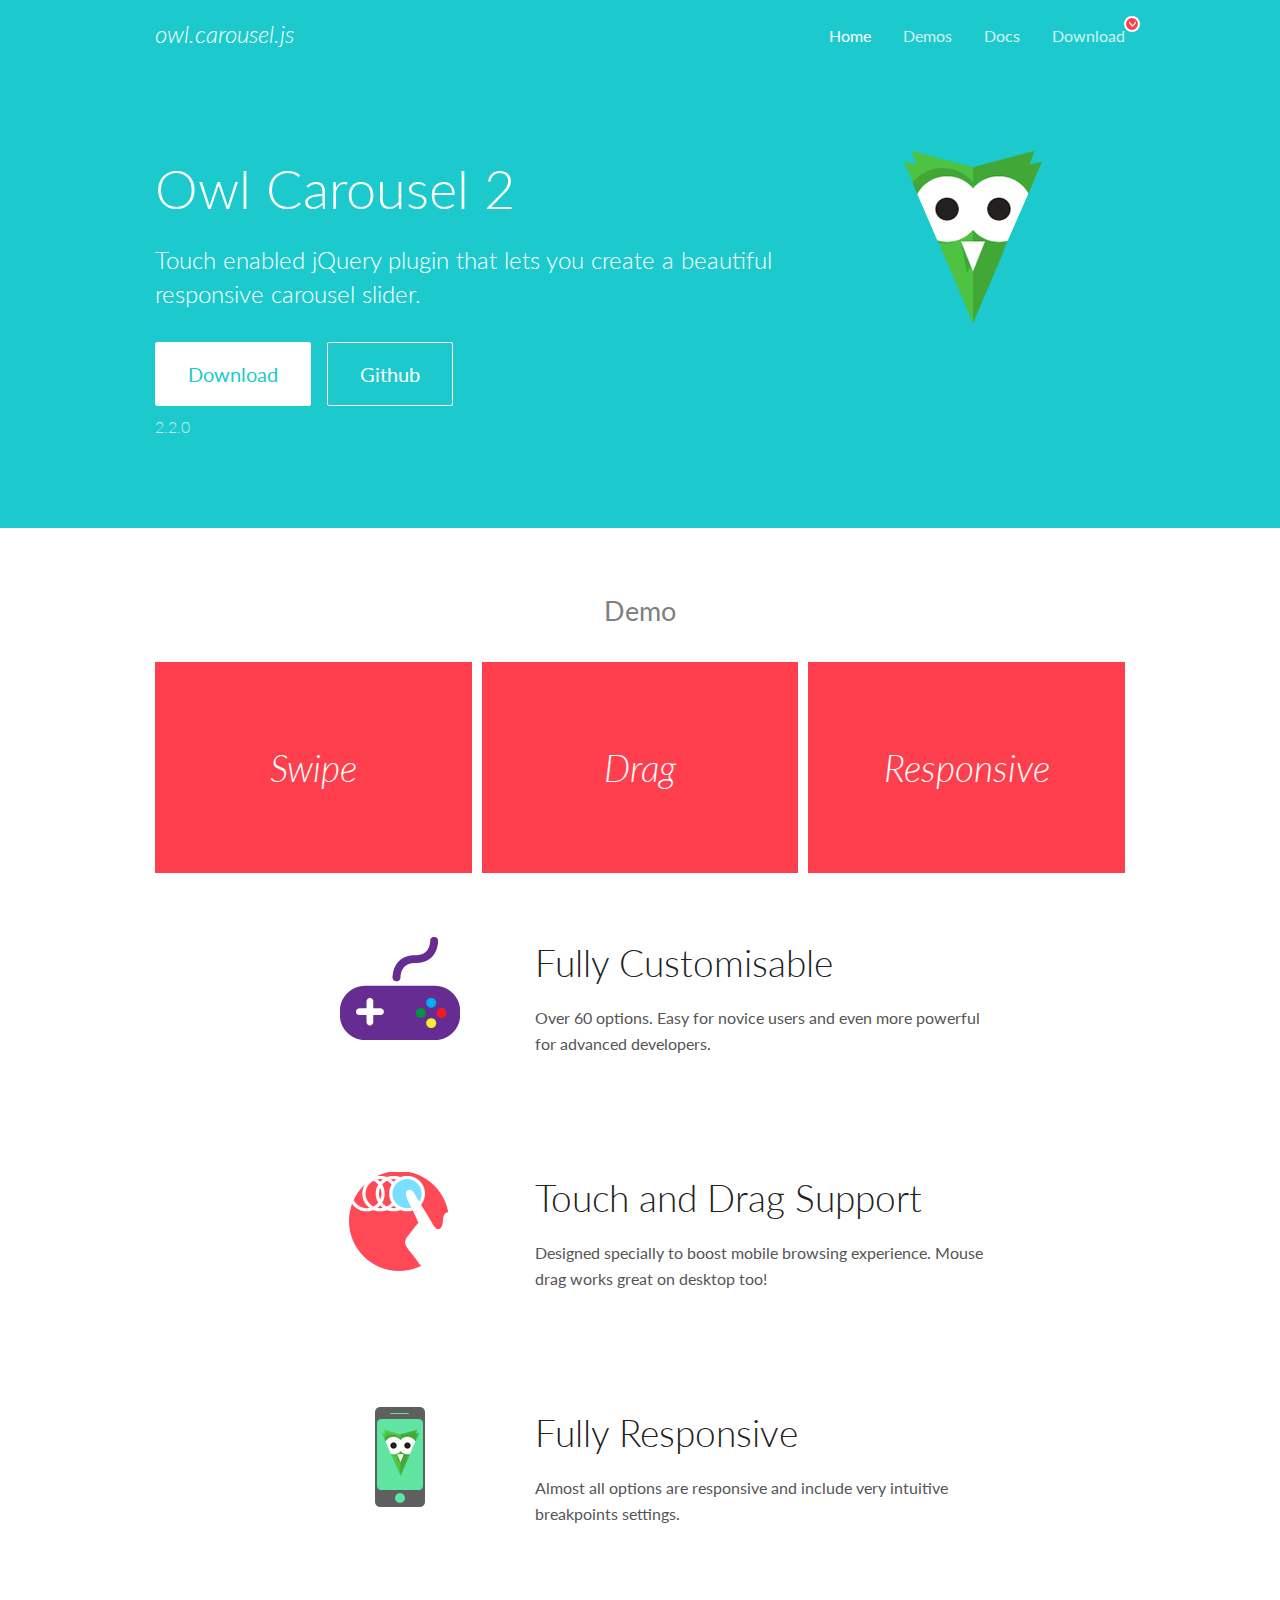
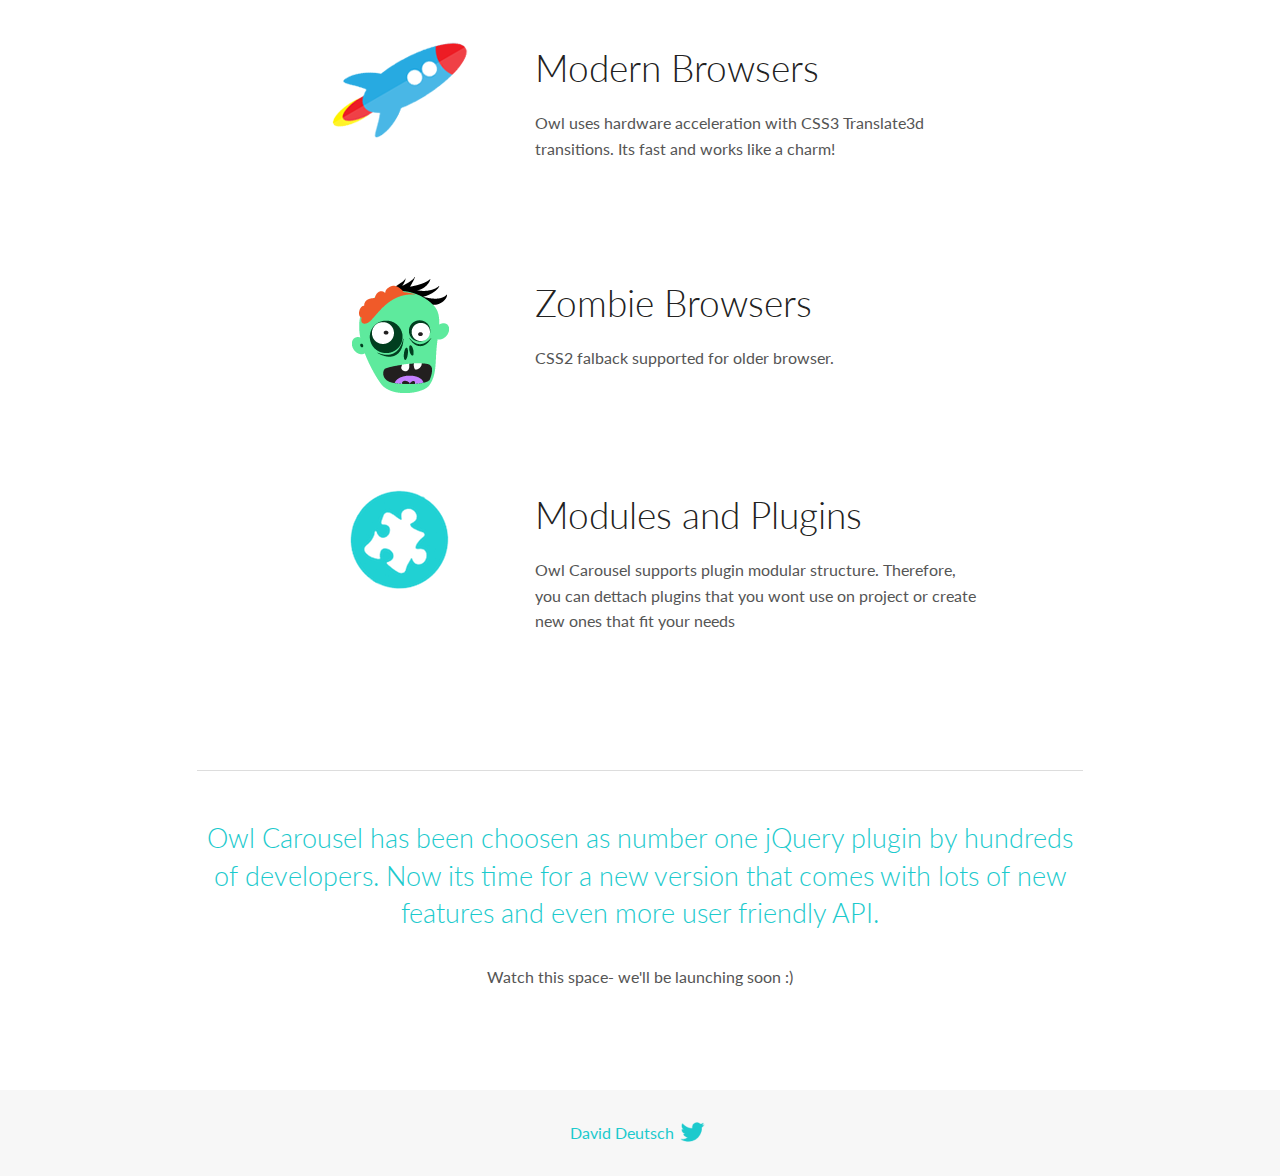
<file: OwlCarousel2-2.2.0/docs/index.html>
<!DOCTYPE html>
<html lang="en">
  <head>

    <!-- head -->
    <meta charset="utf-8">
    <meta name="msapplication-tap-highlight" content="no" />
    <meta name="viewport" content="width=device-width, initial-scale=1.0" />
    <meta name="description" content="Touch enabled jQuery plugin that lets you create beautiful responsive carousel slider.">
    <meta name="author" content="David Deutsch">
    <title>
      Home | Owl Carousel | 2.2.0
    </title>

    <!-- Stylesheets -->
    <link href='https://fonts.googleapis.com/css?family=Lato:300,400,700,400italic,300italic' rel='stylesheet' type='text/css'>
    <link rel="stylesheet" href="assets/css/docs.theme.min.css">

    <!-- Owl Stylesheets -->
    <link rel="stylesheet" href="assets/owlcarousel/assets/owl.carousel.min.css">
    <link rel="stylesheet" href="assets/owlcarousel/assets/owl.theme.default.min.css">

    <!-- HTML5 shim and Respond.js IE8 support of HTML5 elements and media queries -->

    <!--[if lt IE 9]>
      <script src="https://oss.maxcdn.com/libs/html5shiv/3.7.0/html5shiv.js"></script>
      <script src="https://oss.maxcdn.com/libs/respond.js/1.3.0/respond.min.js"></script>
    <![endif]-->

    <!-- Favicons -->
    <link rel="apple-touch-icon-precomposed" sizes="144x144" href="assets/ico/apple-touch-icon-144-precomposed.png">
    <link rel="shortcut icon" href="assets/ico/favicon.png">
    <link rel="shortcut icon" href="favicon.ico">

    <!-- Yeah i know js should not be in header. Its required for demos.-->

    <!-- javascript -->
    <script src="assets/vendors/jquery.min.js"></script>
    <script src="assets/owlcarousel/owl.carousel.js"></script>
  </head>
  <body>

    <!-- header -->
    <header class="header">
      <div class="row">
        <div class="large-12 columns">
          <div class="brand left">
            <h3>
              <a href="/OwlCarousel2/">owl.carousel.js</a> 
            </h3>
          </div>
          <a id="toggle-nav" class="right">
            <span></span> <span></span> <span></span> 
          </a> 
          <div class="nav-bar">
            <ul class="clearfix">
              <li class="active">
                <a href="/OwlCarousel2/index.html">Home</a> 
              </li>
              <li> <a href="/OwlCarousel2/demos/demos.html">Demos</a>  </li>
              <li> <a href="/OwlCarousel2/docs/started-welcome.html">Docs</a>  </li>
              <li>
                <a href="/OwlCarousel2/download/owl.carousel.2.2.0.zip">Download</a> 
                <span class="download"></span> 
              </li>
            </ul>
          </div>
        </div>
      </div>
    </header>

    <!-- home panel -->
    <section id="hero">
      <div class="row">
        <div class="large-8 medium-8 columns">
          <h1>Owl Carousel 2</h1>
          <h4>Touch enabled jQuery plugin that lets you create a beautiful responsive carousel slider.</h4>
          <a href="/OwlCarousel2/download/owl.carousel.2.2.0.zip" class="hero-button">Download</a> 
          <a href="https://github.com/OwlCarousel2/OwlCarousel2" class="hero-button outline">Github</a> 
          <p>2.2.0</p>
        </div>
        <div class="large-4 medium-4 columns">
          <img class="owl-logo" src="assets/img/owl-logo.png" alt="mr. Owl">
        </div>
      </div>
    </section>

    <!-- body -->
    <div class="home-demo">
      <div class="row">
        <div class="large-12 columns">
          <h3>Demo</h3>
          <div class="owl-carousel">
            <div class="item">
              <h2>Swipe</h2>
            </div>
            <div class="item">
              <h2>Drag</h2>
            </div>
            <div class="item">
              <h2>Responsive</h2>
            </div>
            <div class="item">
              <h2>CSS3</h2>
            </div>
            <div class="item">
              <h2>Fast</h2>
            </div>
            <div class="item">
              <h2>Easy</h2>
            </div>
            <div class="item">
              <h2>Free</h2>
            </div>
            <div class="item">
              <h2>Upgradable</h2>
            </div>
            <div class="item">
              <h2>Tons of options</h2>
            </div>
            <div class="item">
              <h2>Infinity</h2>
            </div>
            <div class="item">
              <h2>Auto Width</h2>
            </div>
          </div>
        </div>
      </div>
    </div>
    <script>
      var owl = $('.owl-carousel');
      owl.owlCarousel({
        margin: 10,
        loop: true,
        responsive: {
          0: {
            items: 1
          },
          600: {
            items: 2
          },
          1000: {
            items: 3
          }
        }
      })
    </script>

    <!-- features -->
    <div id="features">
      <div class="row">
        <div class="small-12 medium-9 small-centered columns">
          <section class="row feature">
            <div class="medium-4 small-12 columns">
              <img src="assets/img/feature-options.png" alt="">
            </div>
            <div class="medium-8 small-12 columns">
              <h2>Fully Customisable</h2>
              <p>Over 60 options. Easy for novice users and even more powerful for advanced developers.</p>
            </div>
          </section>
          <section class="row feature">
            <div class="medium-4 small-12 columns">
              <img src="assets/img/feature-drag.png" alt="">
            </div>
            <div class="medium-8 small-12 columns">
              <h2>Touch and Drag Support</h2>
              <p>Designed specially to boost mobile browsing experience. Mouse drag works great on desktop too!</p>
            </div>
          </section>
          <section class="row feature">
            <div class="medium-4 small-12 columns">
              <img src="assets/img/feature-responsive.png" alt="">
            </div>
            <div class="medium-8 small-12 columns">
              <h2>Fully Responsive</h2>
              <p>Almost all options are responsive and include very intuitive breakpoints settings.</p>
            </div>
          </section>
          <section class="row feature">
            <div class="medium-4 small-12 columns">
              <img src="assets/img/feature-modern.png" alt="">
            </div>
            <div class="medium-8 small-12 columns">
              <h2>Modern Browsers</h2>
              <p>Owl uses hardware acceleration with CSS3 Translate3d transitions. Its fast and works like a charm! </p>
            </div>
          </section>
          <section class="row feature">
            <div class="medium-4 small-12 columns">
              <img src="assets/img/feature-zombie.png" alt="">
            </div>
            <div class="medium-8 small-12 columns">
              <h2>Zombie Browsers</h2>
              <p>CSS2 falback supported for older browser.</p>
            </div>
          </section>
          <section class="row feature">
            <div class="medium-4 small-12 columns">
              <img src="assets/img/feature-module.png" alt="">
            </div>
            <div class="medium-8 small-12 columns">
              <h2>Modules and Plugins</h2>
              <p>Owl Carousel supports plugin modular structure. Therefore, you can dettach plugins that you wont use on project or create new ones that fit your needs</p>
            </div>
          </section>
        </div>
      </div>
    </div>

    <!-- footer -->
    <section id="teaser-text">
      <div class="row">
        <div class="small-12 medium-11 small-centered columns">
          <hr>
          <h3 id="owl-carousel-has-been-choosen-as-number-one-jquery-plugin-by-hundreds-of-developers-now-its-time-for-a-new-version-that-comes-with-lots-of-new-features-and-even-more-user-friendly-api-">Owl Carousel has been choosen as number one jQuery plugin by hundreds of developers. Now its time for a new version that comes with lots of new features and even more user friendly API.</h3>
          <p>Watch this space- we&#39;ll be launching soon :)</p>
        </div>
      </div>
    </section>

    <!-- footer -->
    <footer class="footer">
      <div class="row">
        <div class="large-12 columns">
          <h5>
            <a href="/docs/support-contact.html">David Deutsch</a> 
            <a id="custom-tweet-button" href="https://twitter.com/share?url=http://www.owlcarousel.owlgraphic.com&text=Owl Carousel - This is so awesome! " target="_blank"></a> 
          </h5>
        </div>
      </div>
    </footer>

    <!-- vendors -->
    <script src="assets/vendors/highlight.js"></script>
    <script src="assets/js/app.js"></script>
  </body>
</html>
</file>
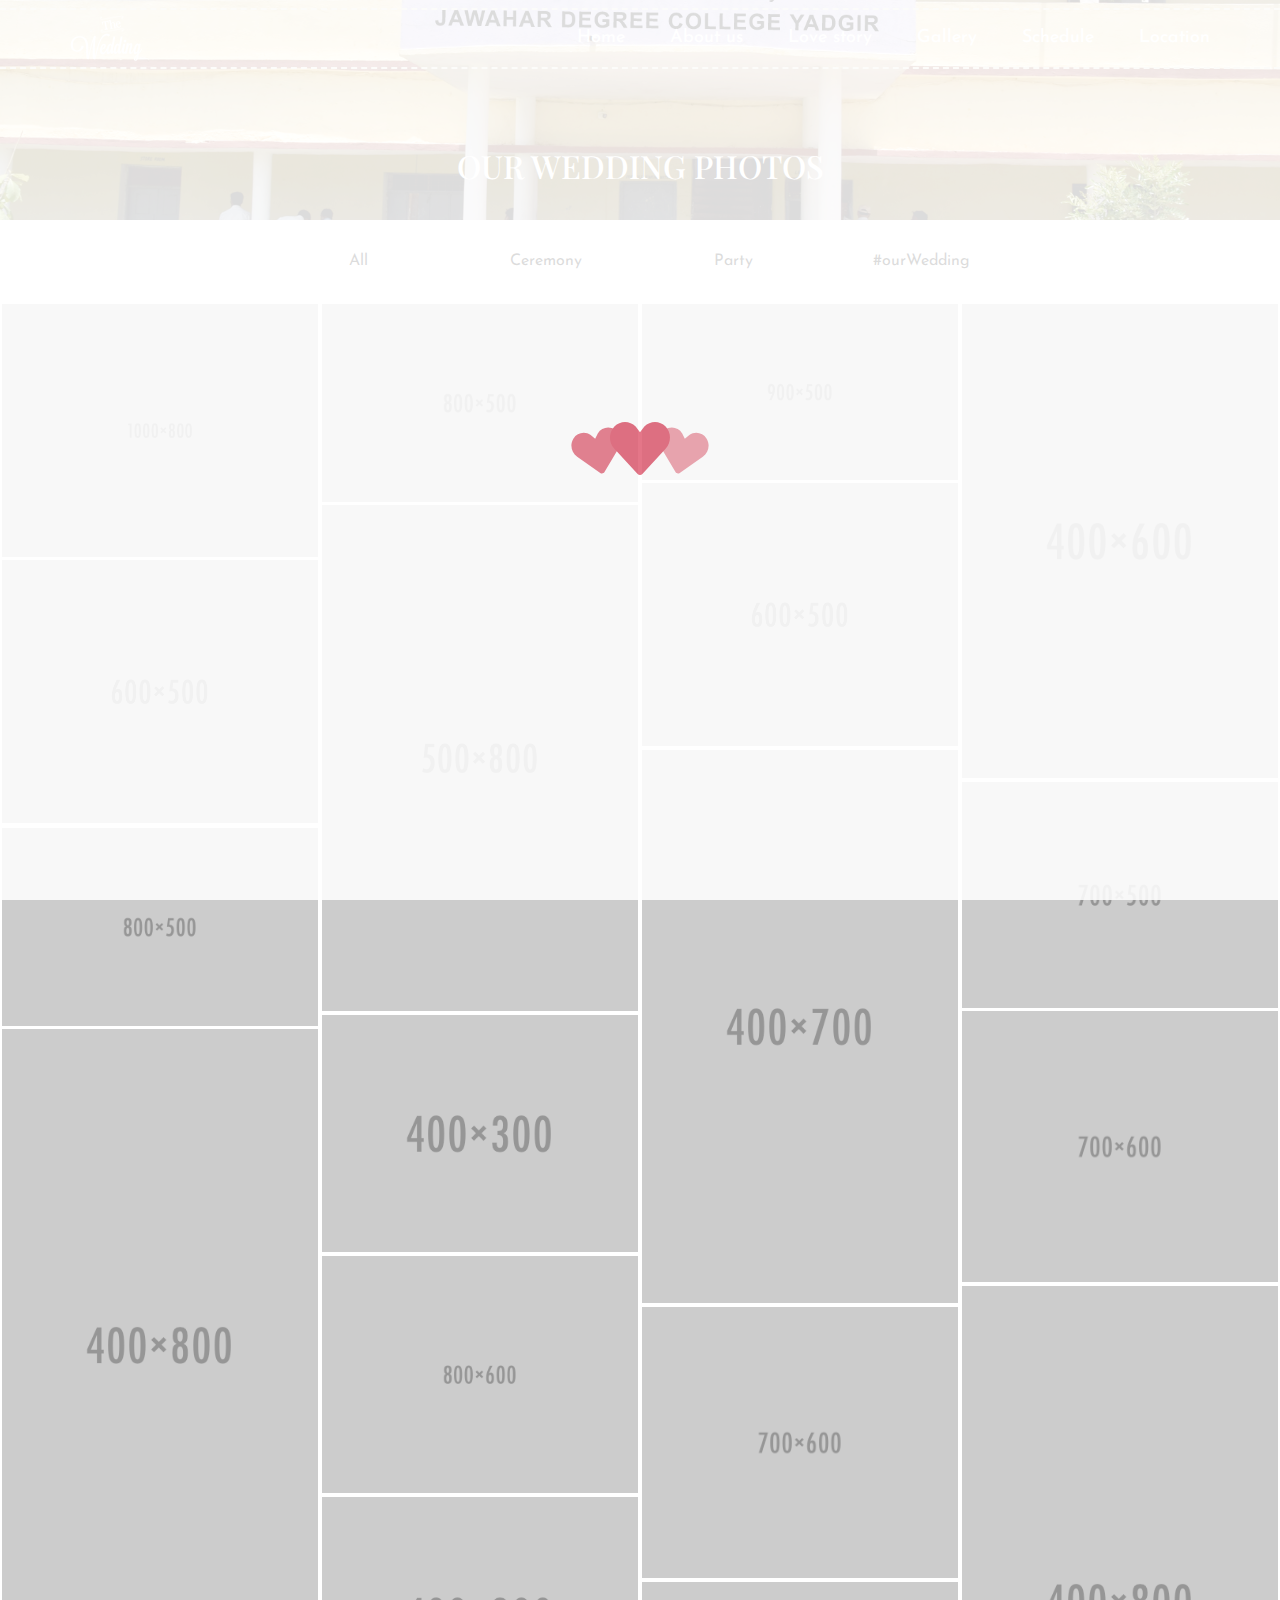
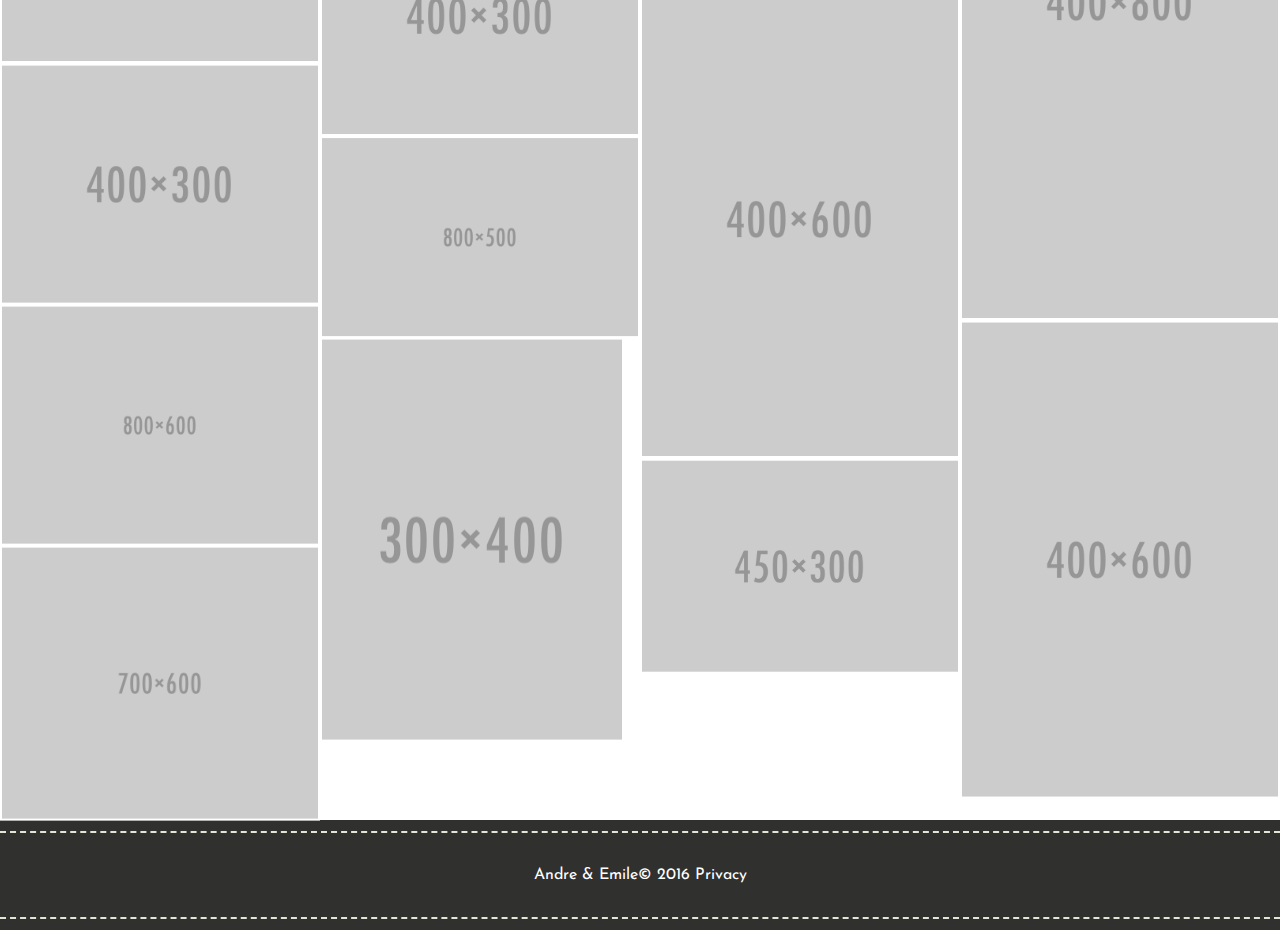
<file: gallery-bigfoto.html>
<!DOCTYPE html>
<html lang="en">
<!-- Head -->
	<head>
		<meta charset="utf-8">
		<meta name="description" content="">
		<meta name="author" content="FairyTheme">
		<title>The Wedding</title>
		<link rel="shortcut icon" href="/favicon.ico" type="image/x-icon">
		<link rel="icon" href="favicon.ico" type="image/x-icon">
		<meta name=viewport content="width=device-width, initial-scale=1">
		<!-- Google fonts -->
		<link href='https://fonts.googleapis.com/css?family=Josefin+Sans:400,400italic%7CPlayfair+Display%7CAmatic+SC:400,700' rel='stylesheet' type='text/css'>
		<!-- Font awesome -->
		<link rel="stylesheet" type="text/css" href="css/fonts/font-awesome-4.7.0/css/font-awesome.min.css">
	</head>

	<body id="home" class="gallery-page">
		<!-- Preloader -->
		<div class="loader">
			<div class="icon">
				<img src="img/hearts.svg" alt="" />
			</div>
		</div>
		<!-- Navigation -->
		<nav class="navbar navbar-default">
			<div class="container">
				<div class="navbar-header">
					<button type="button" class="navbar-toggle collapsed" data-toggle="collapse" data-target="#bs-example-navbar-collapse-1" aria-expanded="false">
					<span class="sr-only">Toggle navigation</span>
					<span class="icon-bar"></span>
					<span class="icon-bar"></span>
					<span class="icon-bar"></span>
					</button>
					<a class="logo" href="/"><img src="img/logo.png" alt=""></a>
				</div>
				<div class="collapse navbar-collapse" id="bs-example-navbar-collapse-1">
					<ul class="nav navbar-nav navbar-right">
						<li><a href="index-bigfoto.html#home" class="page-scroll">Home</a></li>
						<li><a href="index-bigfoto.html#about" class="page-scroll">About us</a></li>
						<li><a href="index-bigfoto.html#love-story" class="page-scroll">Love story</a></li>
						<li><a href="index-bigfoto.html#gallery" class="page-scroll">Gallery</a></li>
						<li><a href="index-bigfoto.html#schedule" class="page-scroll">Schedule</a></li>
						<li><a href="index-bigfoto.html#location" class="page-scroll">Location</a></li>
					</ul>
				</div>
			</div>
		</nav>
		<!-- Main section -->
		<section class="main">
			<h2 class="text-center">Our Wedding Photos</h2>
		</section>
		<!-- Gallery -->
		<div class="gallery-grid">
			<div class="container">
				<div class="button-group filters-button-group">
					<div class="row">
						<div class="col-xs-8 col-xs-offset-2">
							<div class="col-xs-3 text-center"><button data-filter="*">All</button></div>
							<div class="col-xs-3 text-center"><button data-filter=".ceremony">Ceremony</button></div>
							<div class="col-xs-3 text-center"><button data-filter=".party">Party</button></div>
							<div class="col-xs-3 text-center"><button data-filter=".insta">#ourWedding</button></div>
						</div>
					</div>
				</div>
			</div>
			<div class="grid">
				<div class="grid-sizer col-xs-6 col-sm-4 col-md-3"></div>
				<div class="grid-item ceremony col-xs-6 col-sm-4 col-md-3">
					<a href="img/albom/1.jpg" data-lightbox="roadtrip"><img src="img/albom/1.jpg" alt=""></a>
				</div>
				<div class="grid-item party col-xs-6 col-sm-4 col-md-3">
					<a href="img/albom/2.jpg" data-lightbox="roadtrip"><img src="img/albom/2.jpg" alt=""></a>
				</div>
				<div class="grid-item insta col-xs-6 col-sm-4 col-md-3">
					<a href="img/albom/3.jpg" data-lightbox="roadtrip"><img src="img/albom/3.jpg" alt=""></a>
				</div>
				<div class="grid-item ceremony col-xs-6 col-sm-4 col-md-3">
					<a href="img/albom/4.jpg" data-lightbox="roadtrip">
						<img src="img/albom/4.jpg" alt="">
					</a>
				</div>
				<div class="grid-item insta col-xs-6 col-sm-4 col-md-3">
					<a href="img/albom/5.jpg" data-lightbox="roadtrip">
						<img src="img/albom/5.jpg" alt="">
					</a>
				</div>
				<div class="grid-item party insta col-xs-6 col-sm-4 col-md-3">
					<a href="img/albom/6.jpg" data-lightbox="roadtrip">
						<img src="img/albom/6.jpg" alt="">
					</a>
				</div>
				<div class="grid-item insta col-xs-6 col-sm-4 col-md-3">
					<a href="img/albom/7.jpg" data-lightbox="roadtrip">
						<img src="img/albom/7.jpg" alt="">
					</a>
				</div>
				<div class="grid-item party col-xs-6 col-sm-4 col-md-3">
					<a href="img/albom/8.jpg" data-lightbox="roadtrip">
						<img src="img/albom/8.jpg" alt="">
					</a>
				</div>
				<div class="grid-item ceremony col-xs-6 col-sm-4 col-md-3">
					<a href="img/albom/9.jpg" data-lightbox="roadtrip">
						<img src="img/albom/9.jpg" alt="">
					</a>
				</div>
				<div class="grid-item insta col-xs-6 col-sm-4 col-md-3">
					<a href="img/albom/10.jpg" data-lightbox="roadtrip">
						<img src="img/albom/10.jpg" alt="">
					</a>
				</div>
				<div class="grid-item ceremony col-xs-6 col-sm-4 col-md-3">
					<a href="img/albom/11.jpg" data-lightbox="roadtrip">
						<img src="img/albom/11.jpg" alt="">
					</a>
				</div>
				<div class="grid-item party col-xs-6 col-sm-4 col-md-3">
					<a href="img/albom/12.jpg" data-lightbox="roadtrip">
						<img src="img/albom/12.jpg" alt="">
					</a>
				</div>
				<div class="grid-item insta col-xs-6 col-sm-4 col-md-3">
					<a href="img/albom/13.jpg" data-lightbox="roadtrip">
						<img src="img/albom/13.jpg" alt="">
					</a>
				</div>
				<div class="grid-item party col-xs-6 col-sm-4 col-md-3">
					<a href="img/albom/14.jpg" data-lightbox="roadtrip">
						<img src="img/albom/14.jpg" alt="">
					</a>
				</div>
				<div class="grid-item insta col-xs-6 col-sm-4 col-md-3">
					<a href="img/albom/15.jpg" data-lightbox="roadtrip">
						<img src="img/albom/15.jpg" alt="">
					</a>
				</div>
				<div class="grid-item ceremony col-xs-6 col-sm-4 col-md-3">
					<a href="img/albom/16.jpg" data-lightbox="roadtrip">
						<img src="img/albom/16.jpg" alt="">
					</a>
				</div>
				<div class="grid-item ceremony col-xs-6 col-sm-4 col-md-3">
					<a href="img/albom/17.jpg" data-lightbox="roadtrip">
						<img src="img/albom/17.jpg" alt="">
					</a>
				</div>
				<div class="grid-item ceremony col-xs-6 col-sm-4 col-md-3">
					<a href="img/albom/18.jpg" data-lightbox="roadtrip">
						<img src="img/albom/18.jpg" alt="">
					</a>
				</div>
				<div class="grid-item ceremony col-xs-6 col-sm-4 col-md-3">
					<a href="img/albom/19.jpg" data-lightbox="roadtrip">
						<img src="img/albom/19.jpg" alt="">
					</a>
				</div>
				<div class="grid-item party col-xs-6 col-sm-4 col-md-3">
					<a href="img/albom/20.jpg" data-lightbox="roadtrip">
						<img src="img/albom/20.jpg" alt="">
					</a>
				</div>
				<div class="grid-item ceremony col-xs-6 col-sm-4 col-md-3">
					<a href="img/albom/21.jpg" data-lightbox="roadtrip">
						<img src="img/albom/21.jpg" alt="">
					</a>
				</div>
				<div class="grid-item ceremony col-xs-6 col-sm-4 col-md-3">
					<a href="img/albom/22.jpg" data-lightbox="roadtrip">
						<img src="img/albom/22.jpg" alt="">
					</a>
				</div>
				<div class="grid-item insta col-xs-6 col-sm-4 col-md-3">
					<a href="img/albom/23.jpg" data-lightbox="roadtrip">
						<img src="img/albom/23.jpg" alt="">
					</a>
				</div>
				<div class="grid-item ceremony col-xs-6 col-sm-4 col-md-3">
					<a href="img/albom/24.jpg" data-lightbox="roadtrip">
						<img src="img/albom/24.jpg" alt="">
					</a>
				</div>
				<div class="grid-item party col-xs-6 col-sm-4 col-md-3">
					<a href="img/albom/25.jpg" data-lightbox="roadtrip">
						<img src="img/albom/25.jpg" alt="">
					</a>
				</div>
			</div>
		</div>
		<!-- Footer -->
		<footer>
			<div class="footer-lines">
				<div class="container">
					<p>Andre & Emile© 2016 Privacy</p>
				</div>
			</div>
		</footer>
		<!-- CSS -->
		<link rel="stylesheet" href="css/vendor/bootstrap.min.css">
		<link rel="stylesheet" href="css/main.css">
		<link rel="stylesheet" href="css/vendor/lightbox.min.css">
		<!-- Libraries -->
		<script src="js/vendor/jquery.min.js"></script>
		<script src="js/vendor/bootstrap.min.js"></script>
		<script src="js/vendor/lightbox.min.js"></script>

		<script src="js/vendor/masonry.pkgd.min.js"></script>
		<script src="js/vendor/isotope.pkgd.min.js"></script>
		<script src="js/vendor/imagesloaded.pkgd.min.js"></script>
		<script src="js/gallery.js"></script>
	</body>
</html>
</file>
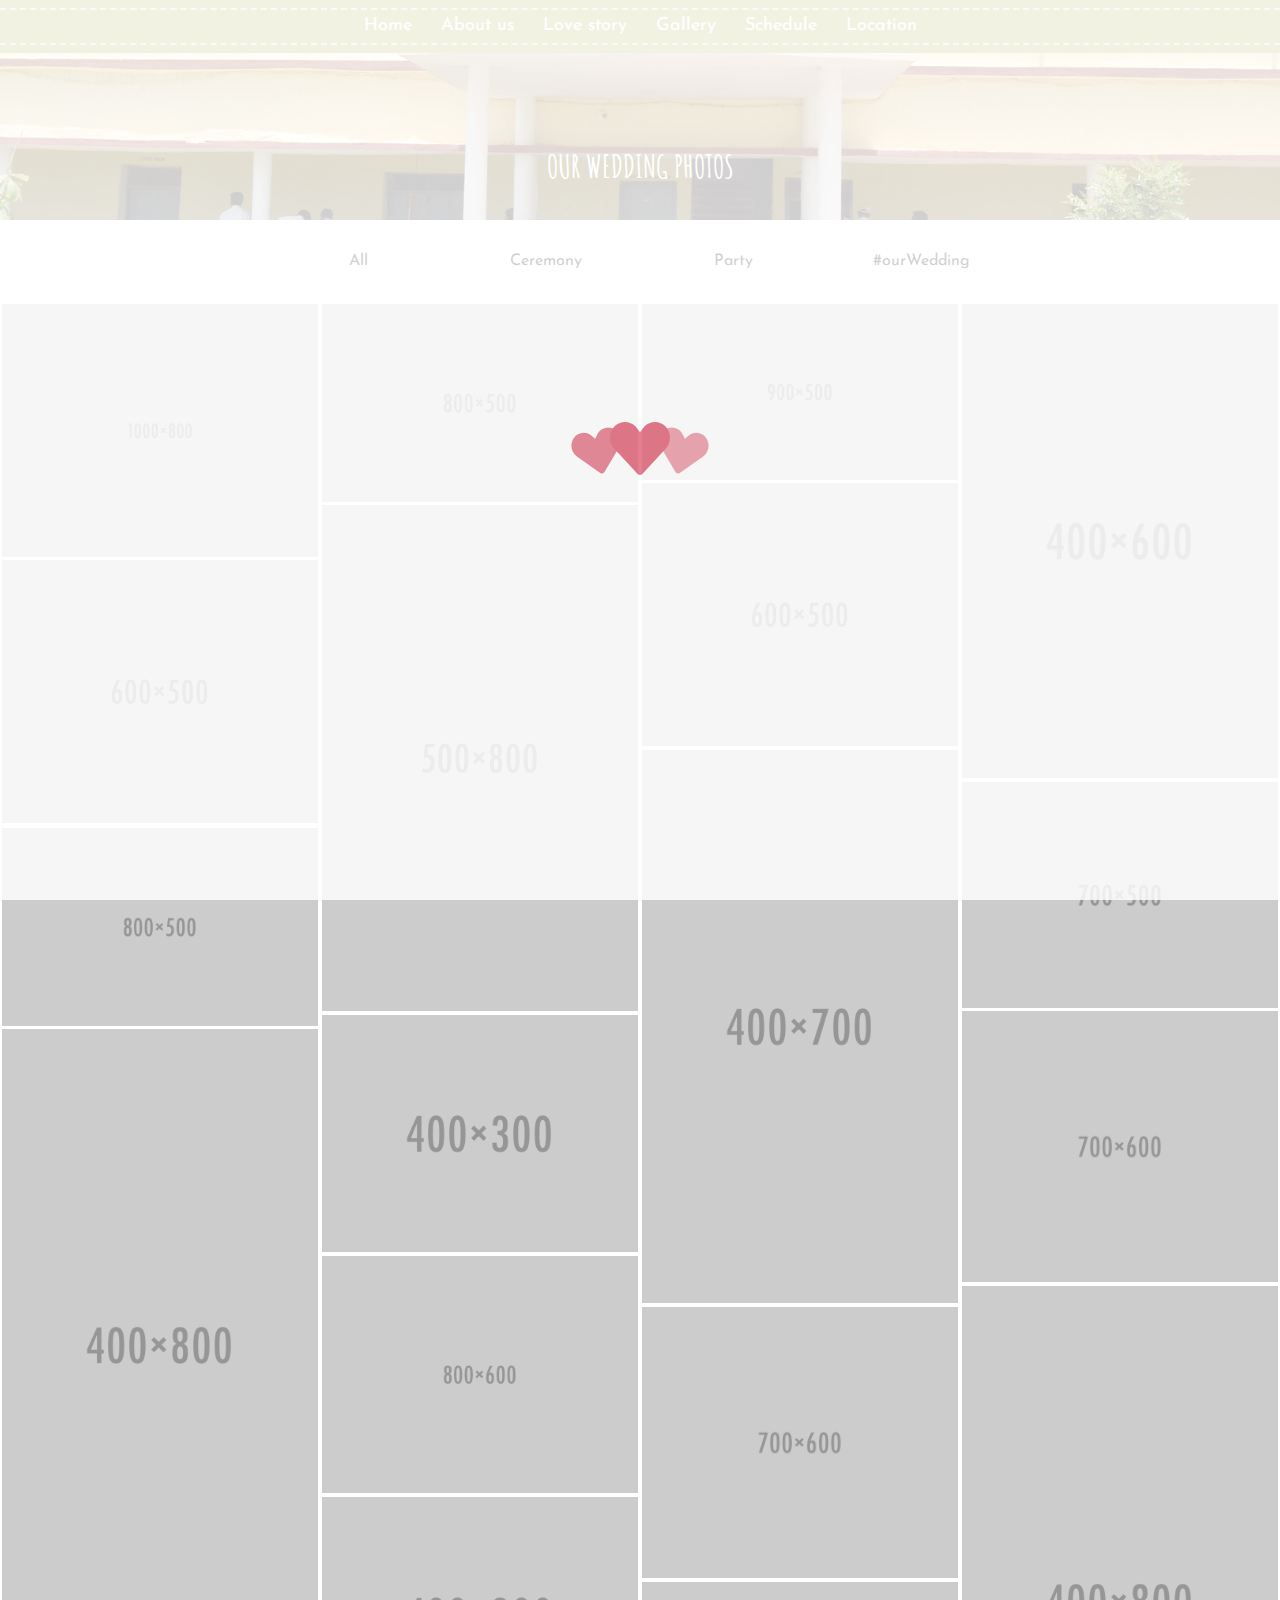
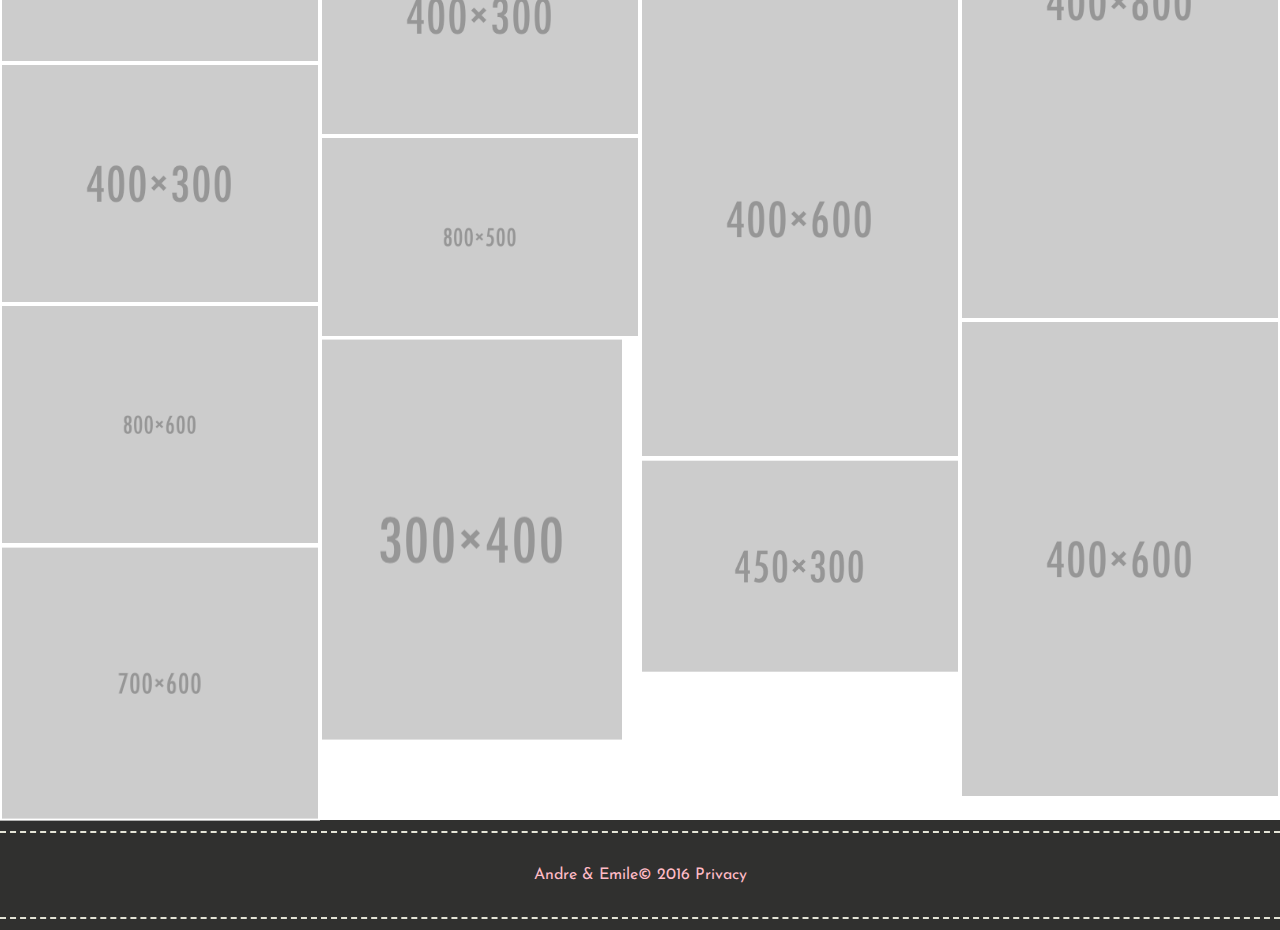
<file: gallery-flowers.html>
<!DOCTYPE html>
<html lang="en">
<!-- Head -->
	<head>
		<meta charset="utf-8">
		<meta name="description" content="">
		<meta name="author" content="FairyTheme">
		<title>The Wedding</title>
		<link rel="shortcut icon" href="/favicon.ico" type="image/x-icon">
		<link rel="icon" href="favicon.ico" type="image/x-icon">
		<meta name=viewport content="width=device-width, initial-scale=1">
		<!-- Google fonts -->
		<link href='https://fonts.googleapis.com/css?family=Josefin+Sans:400,400italic%7CPlayfair+Display%7CAmatic+SC:400,700' rel='stylesheet' type='text/css'>
		<!-- Font awesome -->
		<link rel="stylesheet" type="text/css" href="css/fonts/font-awesome-4.7.0/css/font-awesome.min.css">
	</head>

	<body id="home" class="gallery-page theme-flowers">
		<!-- Preloader -->
		<div class="loader">
			<div class="icon">
				<img src="img/hearts.svg" alt="" />
			</div>
		</div>
		<!-- Navigation -->
		<nav class="navbar navbar-default pink-color">
			<div class="container">
				<div class="navbar-header">
					<button type="button" class="navbar-toggle collapsed" data-toggle="collapse" data-target="#bs-example-navbar-collapse-1" aria-expanded="false">
					<span class="sr-only">Toggle navigation</span>
					<span class="icon-bar"></span>
					<span class="icon-bar"></span>
					<span class="icon-bar"></span>
					</button>
				</div>
				<div class="collapse navbar-collapse" id="bs-example-navbar-collapse-1">
					<ul class="nav navbar-nav">
						<li><a href="index-flowers.html#home" class="page-scroll">Home</a></li>
						<li><a href="index-flowers.html#about" class="page-scroll">About us</a></li>
						<li><a href="index-flowers.html#love-story" class="page-scroll">Love story</a></li>
						<li><a href="index-flowers.html#gallery" class="page-scroll">Gallery</a></li>
						<li><a href="index-flowers.html#schedule" class="page-scroll">Schedule</a></li>
						<li><a href="index-flowers.html#location" class="page-scroll">Location</a></li>
					</ul>
				</div>
			</div>
		</nav>
		<!-- Main section -->
		<section class="main">
			<h2 class="text-center">Our Wedding Photos</h2>
		</section>
		<!-- Gallery -->
		<div class="gallery-grid">
			<div class="container">
				<div class="button-group filters-button-group">
					<div class="row">
						<div class="col-xs-8 col-xs-offset-2">
							<div class="col-xs-3 text-center"><button data-filter="*">All</button></div>
							<div class="col-xs-3 text-center"><button data-filter=".ceremony">Ceremony</button></div>
							<div class="col-xs-3 text-center"><button data-filter=".party">Party</button></div>
							<div class="col-xs-3 text-center"><button data-filter=".insta">#ourWedding</button></div>
						</div>
					</div>
				</div>
			</div>
			<div class="grid">
				<div class="grid-sizer col-xs-6 col-sm-4 col-md-3"></div>
				<div class="grid-item ceremony col-xs-6 col-sm-4 col-md-3">
					<a href="img/albom/1.jpg" data-lightbox="roadtrip"><img src="img/albom/1.jpg" alt=""></a>
				</div>
				<div class="grid-item party col-xs-6 col-sm-4 col-md-3">
					<a href="img/albom/2.jpg" data-lightbox="roadtrip"><img src="img/albom/2.jpg" alt=""></a>
				</div>
				<div class="grid-item insta col-xs-6 col-sm-4 col-md-3">
					<a href="img/albom/3.jpg" data-lightbox="roadtrip"><img src="img/albom/3.jpg" alt=""></a>
				</div>
				<div class="grid-item ceremony col-xs-6 col-sm-4 col-md-3">
					<a href="img/albom/4.jpg" data-lightbox="roadtrip">
						<img src="img/albom/4.jpg" alt="">
					</a>
				</div>
				<div class="grid-item insta col-xs-6 col-sm-4 col-md-3">
					<a href="img/albom/5.jpg" data-lightbox="roadtrip">
						<img src="img/albom/5.jpg" alt="">
					</a>
				</div>
				<div class="grid-item party insta col-xs-6 col-sm-4 col-md-3">
					<a href="img/albom/6.jpg" data-lightbox="roadtrip">
						<img src="img/albom/6.jpg" alt="">
					</a>
				</div>
				<div class="grid-item insta col-xs-6 col-sm-4 col-md-3">
					<a href="img/albom/7.jpg" data-lightbox="roadtrip">
						<img src="img/albom/7.jpg" alt="">
					</a>
				</div>
				<div class="grid-item party col-xs-6 col-sm-4 col-md-3">
					<a href="img/albom/8.jpg" data-lightbox="roadtrip">
						<img src="img/albom/8.jpg" alt="">
					</a>
				</div>
				<div class="grid-item ceremony col-xs-6 col-sm-4 col-md-3">
					<a href="img/albom/9.jpg" data-lightbox="roadtrip">
						<img src="img/albom/9.jpg" alt="">
					</a>
				</div>
				<div class="grid-item insta col-xs-6 col-sm-4 col-md-3">
					<a href="img/albom/10.jpg" data-lightbox="roadtrip">
						<img src="img/albom/10.jpg" alt="">
					</a>
				</div>
				<div class="grid-item ceremony col-xs-6 col-sm-4 col-md-3">
					<a href="img/albom/11.jpg" data-lightbox="roadtrip">
						<img src="img/albom/11.jpg" alt="">
					</a>
				</div>
				<div class="grid-item party col-xs-6 col-sm-4 col-md-3">
					<a href="img/albom/12.jpg" data-lightbox="roadtrip">
						<img src="img/albom/12.jpg" alt="">
					</a>
				</div>
				<div class="grid-item insta col-xs-6 col-sm-4 col-md-3">
					<a href="img/albom/13.jpg" data-lightbox="roadtrip">
						<img src="img/albom/13.jpg" alt="">
					</a>
				</div>
				<div class="grid-item party col-xs-6 col-sm-4 col-md-3">
					<a href="img/albom/14.jpg" data-lightbox="roadtrip">
						<img src="img/albom/14.jpg" alt="">
					</a>
				</div>
				<div class="grid-item insta col-xs-6 col-sm-4 col-md-3">
					<a href="img/albom/15.jpg" data-lightbox="roadtrip">
						<img src="img/albom/15.jpg" alt="">
					</a>
				</div>
				<div class="grid-item ceremony col-xs-6 col-sm-4 col-md-3">
					<a href="img/albom/16.jpg" data-lightbox="roadtrip">
						<img src="img/albom/16.jpg" alt="">
					</a>
				</div>
				<div class="grid-item ceremony col-xs-6 col-sm-4 col-md-3">
					<a href="img/albom/17.jpg" data-lightbox="roadtrip">
						<img src="img/albom/17.jpg" alt="">
					</a>
				</div>
				<div class="grid-item ceremony col-xs-6 col-sm-4 col-md-3">
					<a href="img/albom/18.jpg" data-lightbox="roadtrip">
						<img src="img/albom/18.jpg" alt="">
					</a>
				</div>
				<div class="grid-item ceremony col-xs-6 col-sm-4 col-md-3">
					<a href="img/albom/19.jpg" data-lightbox="roadtrip">
						<img src="img/albom/19.jpg" alt="">
					</a>
				</div>
				<div class="grid-item party col-xs-6 col-sm-4 col-md-3">
					<a href="img/albom/20.jpg" data-lightbox="roadtrip">
						<img src="img/albom/20.jpg" alt="">
					</a>
				</div>
				<div class="grid-item ceremony col-xs-6 col-sm-4 col-md-3">
					<a href="img/albom/21.jpg" data-lightbox="roadtrip">
						<img src="img/albom/21.jpg" alt="">
					</a>
				</div>
				<div class="grid-item ceremony col-xs-6 col-sm-4 col-md-3">
					<a href="img/albom/22.jpg" data-lightbox="roadtrip">
						<img src="img/albom/22.jpg" alt="">
					</a>
				</div>
				<div class="grid-item insta col-xs-6 col-sm-4 col-md-3">
					<a href="img/albom/23.jpg" data-lightbox="roadtrip">
						<img src="img/albom/23.jpg" alt="">
					</a>
				</div>
				<div class="grid-item ceremony col-xs-6 col-sm-4 col-md-3">
					<a href="img/albom/24.jpg" data-lightbox="roadtrip">
						<img src="img/albom/24.jpg" alt="">
					</a>
				</div>
				<div class="grid-item party col-xs-6 col-sm-4 col-md-3">
					<a href="img/albom/25.jpg" data-lightbox="roadtrip">
						<img src="img/albom/25.jpg" alt="">
					</a>
				</div>
			</div>
		</div>
		<!-- Footer -->
		<footer>
			<div class="footer-lines">
				<div class="container">
					<p>Andre & Emile© 2016 Privacy</p>
				</div>
			</div>
		</footer>
		<!-- CSS -->
		<link rel="stylesheet" href="css/vendor/bootstrap.min.css">
		<link rel="stylesheet" href="css/main.css">
		<link rel="stylesheet" href="css/vendor/lightbox.min.css">
		<!-- Libraries -->
		<script src="js/vendor/jquery.min.js"></script>
		<script src="js/vendor/bootstrap.min.js"></script>
		<script src="js/vendor/lightbox.min.js"></script>

		<script src="js/vendor/masonry.pkgd.min.js"></script>
		<script src="js/vendor/isotope.pkgd.min.js"></script>
		<script src="js/vendor/imagesloaded.pkgd.min.js"></script>
		<script src="js/gallery.js"></script>
	</body>
</html>
</file>
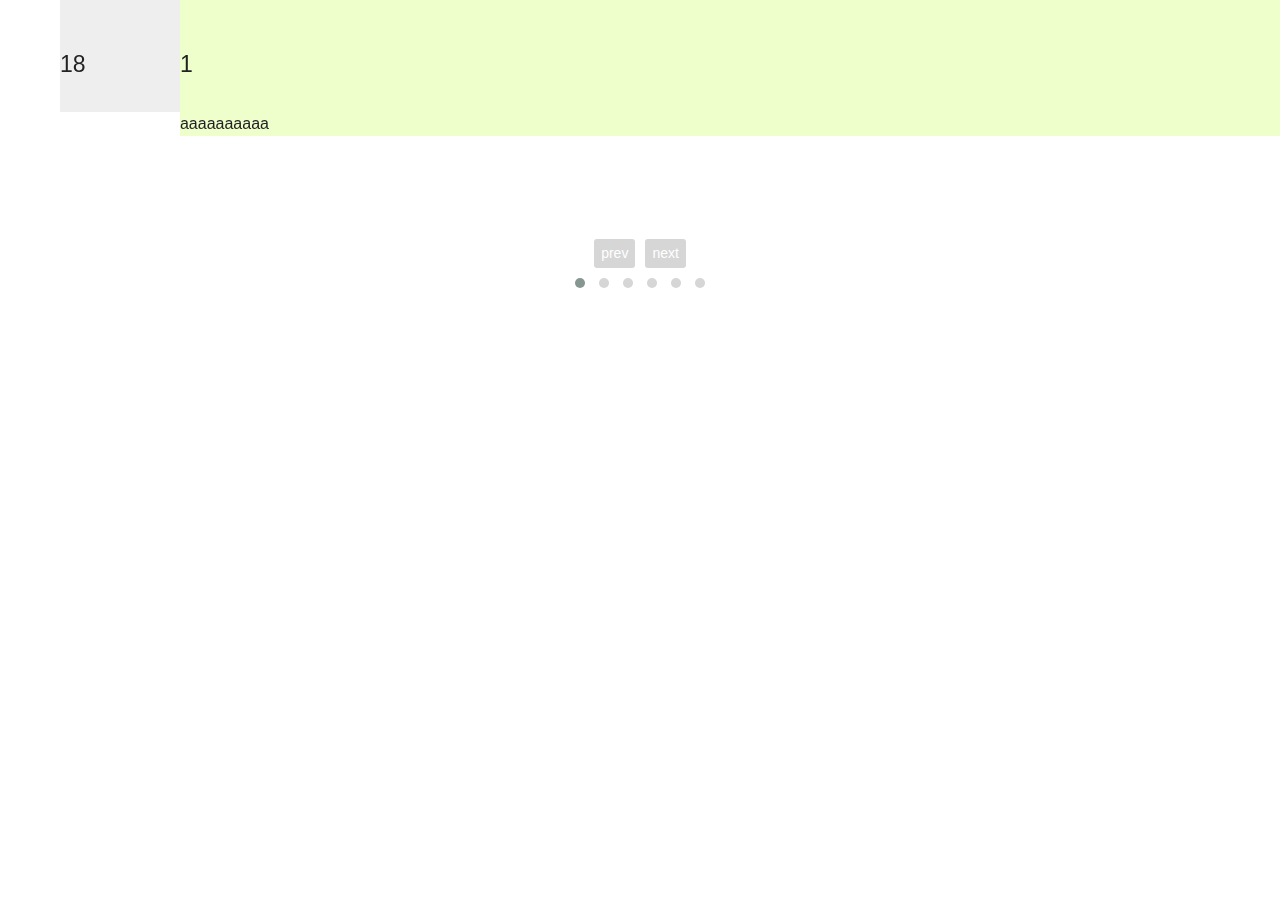
<file: OwlCarousel2-2.2.0/new-owl.html>
<!DOCTYPE html>
<html>
<head>
 <link rel="stylesheet" href="../OwlCarousel2-2.2.0/docs/assets/css/docs.theme.min.css">

    <!-- Owl Stylesheets -->
    <link rel="stylesheet" href="../OwlCarousel2-2.2.0/docs/assets/owlcarousel/assets/owl.carousel.min.css">
    <link rel="stylesheet" href="../OwlCarousel2-2.2.0/docs/assets/owlcarousel/assets/owl.theme.default.min.css">

        <script src="../OwlCarousel2-2.2.0/docs/assets/vendors/jquery.min.js"></script>
    <script src="../OwlCarousel2-2.2.0/docs/assets/owlcarousel/owl.carousel.min.js"></script>
	<title>owl</title>
<style type="text/css">
.owl-item.aaa{
    background-color: #eee;
    width: 120px !important;
}
.owl-item.bbb{
    background-color: #efc;
    width: 1100px !important;
}
.owl-item.ccc{
    background-color: #ddd;
    width: 120px !important;
}
.item .aaa1{
    display: none;
}
.bbb > .item .aaa1{
    display: block;
}
</style>

</head>
<body>
<div class="owl-carousel owl-theme">
    <div class="item"><h4>18</h4>
    <div class="aaa1">
        bbbbbbbbbb
    </div>
    </div>    
    <div class="item"><h4>1</h4>
    <div class="aaa1">
        aaaaaaaaaa
    </div>
    </div>
    <div class="item"><h4>2</h4>
        <div class="aaa1">
        bbbbbbbb
    </div>
    </div>
    <div class="item"><h4>3</h4>
        <div class="aaa1">
        ccccccc
    </div>
    </div>
    <div class="item"><h4>4</h4>
        <div class="aaa1">
        aaaaaaaaaaa
    </div>
    </div>
    <div class="item"><h4>5</h4>
    <div class="aaa1">
        bbbbbbbbbb
    </div>
    </div>
    <div class="item"><h4>6</h4>
    <div class="aaa1">
        bbbbbbbbbb
    </div>
    </div>
    <div class="item"><h4>7</h4>
    <div class="aaa1">
        bbbbbbbbbb
    </div>
    </div>
    <div class="item"><h4>8</h4>
    <div class="aaa1">
        bbbbbbbbbb
    </div>
    </div>
    <div class="item"><h4>9</h4>
    <div class="aaa1">
        bbbbbbbbbb
    </div>
    </div>
    <div class="item"><h4>10</h4>
    <div class="aaa1">
        bbbbbbbbbb
    </div>
    </div>
    <div class="item"><h4>11</h4>
    <div class="aaa1">
        bbbbbbbbbb
    </div>
    </div>
    <div class="item"><h4>12</h4>
    <div class="aaa1">
        bbbbbbbbbb
    </div>
    </div>
    <div class="item"><h4>13</h4>
    <div class="aaa1">
        bbbbbbbbbb
    </div>
    </div>
    <div class="item"><h4>14</h4>
    <div class="aaa1">
        bbbbbbbbbb
    </div>
    </div>
    <div class="item"><h4>15</h4>
    <div class="aaa1">
        bbbbbbbbbb
    </div>
    </div>
    <div class="item"><h4>16</h4>
    <div class="aaa1">
        bbbbbbbbbb
    </div>
    </div>
    <div class="item"><h4>17</h4>
    <div class="aaa1">
        bbbbbbbbbb
    </div>
    </div>
    
    
</div>
<script type="text/javascript">
	 $(document).ready(function() {
            var owl = $('.owl-carousel');
            owl.owlCarousel({
            loop:true,
            onChanged: attachEvent,
            nav:true,
            responsive:{
                0:{
                    items:1
                },
                600:{
                    items:1
                },
                1000:{
                    items:3
                }
            }
                        

            });
        function attachEvent(property){
            var current = property.item.index;
            $(property.target).find(".owl-item").removeClass('aaa');    
            $(property.target).find(".owl-item").eq(current).addClass('aaa');
             
            $(property.target).find(".owl-item").removeClass('bbb');    
            $(property.target).find(".owl-item").eq(current + 1).addClass('bbb');

             $(property.target).find(".owl-item").removeClass('ccc');    
            $(property.target).find(".owl-item").eq(current + 2).addClass('ccc');

           window.onload = function(property){ 
            $(property.target).find(".owl-item").eq(current).addClass('aaa'); 
            $(property.target).find(".owl-item").eq(current + 1).addClass('bbb');
            $(property.target).find(".owl-item").eq(current + 2).addClass('ccc');
            }
          };    
});

</script>
</body>
</html>
</file>
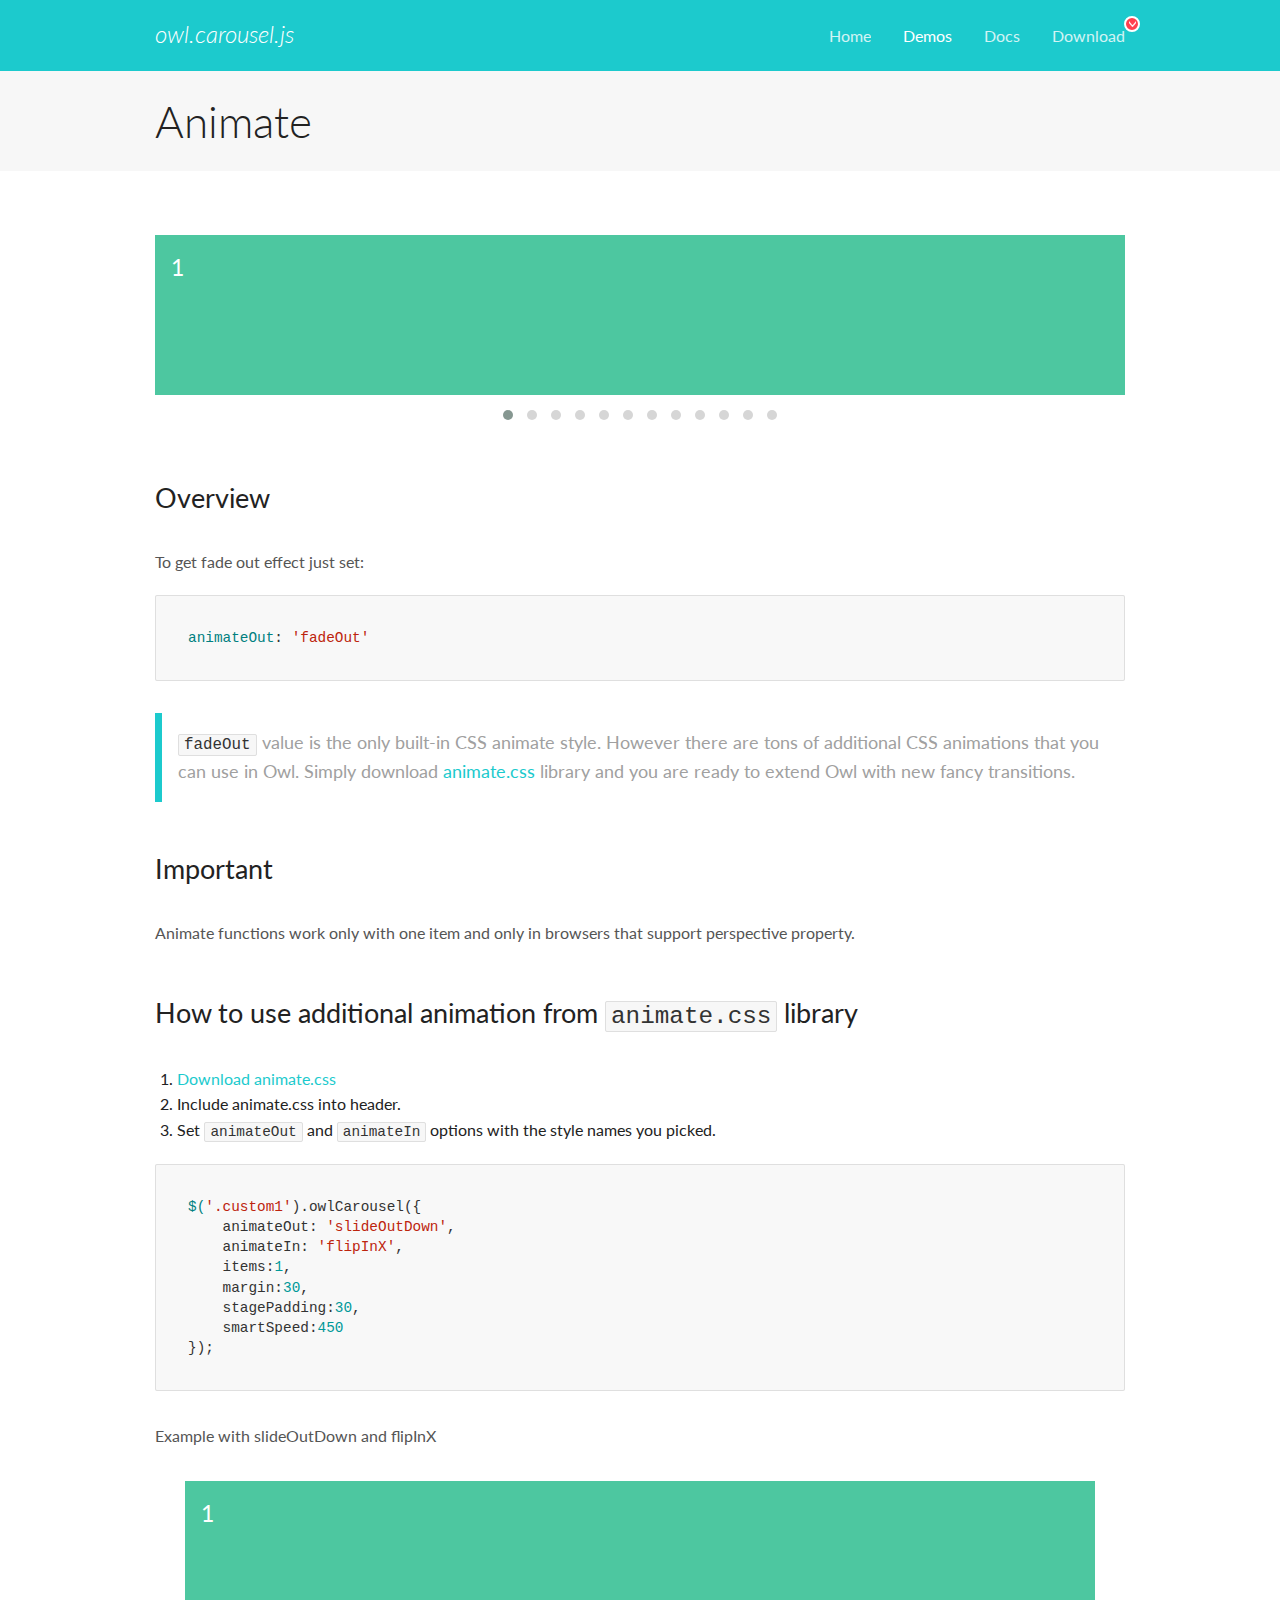
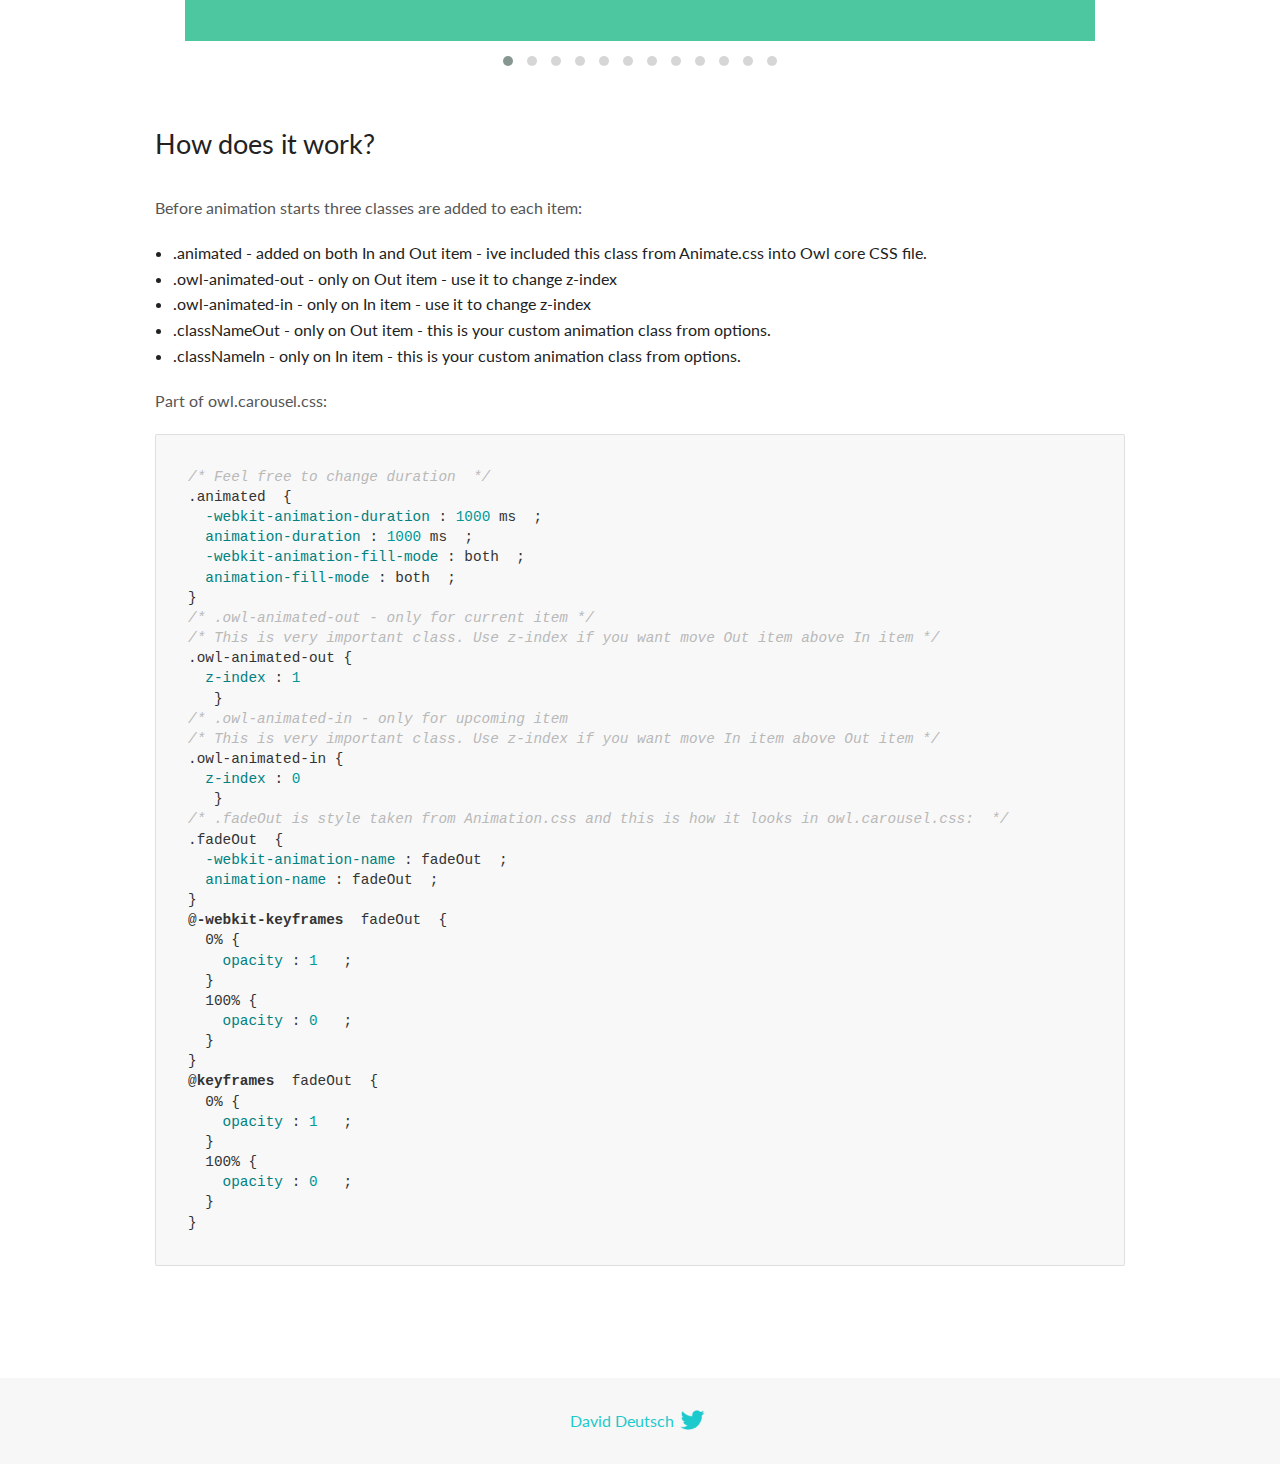
<file: OwlCarousel2-2.2.0/docs/demos/animate.html>
<!DOCTYPE html>
<html lang="en">
  <head>

    <!-- head -->
    <meta charset="utf-8">
    <meta name="msapplication-tap-highlight" content="no" />
    <meta name="viewport" content="width=device-width, initial-scale=1.0" />
    <meta name="description" content="Animate carousel">
    <meta name="author" content="David Deutsch">
    <title>
      Animate Demo | Owl Carousel | 2.2.0
    </title>

    <!-- Stylesheets -->
    <link href='https://fonts.googleapis.com/css?family=Lato:300,400,700,400italic,300italic' rel='stylesheet' type='text/css'>
    <link rel="stylesheet" href="../assets/css/docs.theme.min.css">

    <!-- Owl Stylesheets -->
    <link rel="stylesheet" href="../assets/owlcarousel/assets/owl.carousel.min.css">
    <link rel="stylesheet" href="../assets/owlcarousel/assets/owl.theme.default.min.css">

    <!-- HTML5 shim and Respond.js IE8 support of HTML5 elements and media queries -->

    <!--[if lt IE 9]>
      <script src="https://oss.maxcdn.com/libs/html5shiv/3.7.0/html5shiv.js"></script>
      <script src="https://oss.maxcdn.com/libs/respond.js/1.3.0/respond.min.js"></script>
    <![endif]-->

    <!-- Favicons -->
    <link rel="apple-touch-icon-precomposed" sizes="144x144" href="../assets/ico/apple-touch-icon-144-precomposed.png">
    <link rel="shortcut icon" href="../assets/ico/favicon.png">
    <link rel="shortcut icon" href="favicon.ico">

    <!-- Yeah i know js should not be in header. Its required for demos.-->

    <!-- javascript -->
    <script src="../assets/vendors/jquery.min.js"></script>
    <script src="../assets/owlcarousel/owl.carousel.js"></script>
  </head>
  <body>

    <!-- header -->
    <header class="header">
      <div class="row">
        <div class="large-12 columns">
          <div class="brand left">
            <h3>
              <a href="/OwlCarousel2/">owl.carousel.js</a> 
            </h3>
          </div>
          <a id="toggle-nav" class="right">
            <span></span> <span></span> <span></span> 
          </a> 
          <div class="nav-bar">
            <ul class="clearfix">
              <li> <a href="/OwlCarousel2/index.html">Home</a>  </li>
              <li class="active">
                <a href="/OwlCarousel2/demos/demos.html">Demos</a> 
              </li>
              <li> <a href="/OwlCarousel2/docs/started-welcome.html">Docs</a>  </li>
              <li>
                <a href="/OwlCarousel2/download/owl.carousel.2.2.0.zip">Download</a> 
                <span class="download"></span> 
              </li>
            </ul>
          </div>
        </div>
      </div>
    </header>

    <!-- title -->
    <section class="title">
      <div class="row">
        <div class="large-12 columns">
          <h1>Animate</h1>
        </div>
      </div>
    </section>

    <!--  Demos -->
    <section id="demos">
      <div class="row">
        <div class="large-12 columns">
          <div class="fadeOut owl-carousel owl-theme">
            <div class="item">
              <h4>1</h4>
            </div>
            <div class="item">
              <h4>2</h4>
            </div>
            <div class="item">
              <h4>3</h4>
            </div>
            <div class="item">
              <h4>4</h4>
            </div>
            <div class="item">
              <h4>5</h4>
            </div>
            <div class="item">
              <h4>6</h4>
            </div>
            <div class="item">
              <h4>7</h4>
            </div>
            <div class="item">
              <h4>8</h4>
            </div>
            <div class="item">
              <h4>9</h4>
            </div>
            <div class="item">
              <h4>10</h4>
            </div>
            <div class="item">
              <h4>11</h4>
            </div>
            <div class="item">
              <h4>12</h4>
            </div>
          </div>
          <h3 id="overview">Overview</h3>
          <p>To get fade out effect just set:</p>
          <pre><code>animateOut: &#39;fadeOut&#39;</code></pre>
          <blockquote>
            <p><code>fadeOut</code> value is the only built-in CSS animate style. However there are tons of additional CSS animations that you can use in Owl. Simply download
              <a href="https://daneden.github.io/animate.css/">animate.css</a>  library and you are ready to extend Owl with new fancy transitions.</p>
          </blockquote>
          <h3 id="important">Important</h3>
          <p>Animate functions work only with one item and only in browsers that support perspective property.</p>
          <h3 id="how-to-use-additional-animation-from-animate-css-library">How to use additional animation from <code>animate.css</code> library</h3>
          <ol>
            <li> <a href="https://daneden.github.io/animate.css/">Download animate.css</a>  </li>
            <li>Include animate.css into header.</li>
            <li>Set <code>animateOut</code> and <code>animateIn</code> options with the style names you picked.</li>
          </ol>
          <pre><code>$(&#39;.custom1&#39;).owlCarousel({
    animateOut: &#39;slideOutDown&#39;,
    animateIn: &#39;flipInX&#39;,
    items:1,
    margin:30,
    stagePadding:30,
    smartSpeed:450
});</code></pre>
          <p>Example with slideOutDown and flipInX</p>
          <div class="custom1 owl-carousel owl-theme">
            <div class="item">
              <h4>1</h4>
            </div>
            <div class="item">
              <h4>2</h4>
            </div>
            <div class="item">
              <h4>3</h4>
            </div>
            <div class="item">
              <h4>4</h4>
            </div>
            <div class="item">
              <h4>5</h4>
            </div>
            <div class="item">
              <h4>6</h4>
            </div>
            <div class="item">
              <h4>7</h4>
            </div>
            <div class="item">
              <h4>8</h4>
            </div>
            <div class="item">
              <h4>9</h4>
            </div>
            <div class="item">
              <h4>10</h4>
            </div>
            <div class="item">
              <h4>11</h4>
            </div>
            <div class="item">
              <h4>12</h4>
            </div>
          </div>
          <h3 id="how-does-it-work-">How does it work?</h3>
          <p>Before animation starts three classes are added to each item:</p>
          <ul>
            <li>.animated - added on both In and Out item - ive included this class from Animate.css into Owl core CSS file.</li>
            <li>.owl-animated-out - only on Out item - use it to change z-index</li>
            <li>.owl-animated-in - only on In item - use it to change z-index</li>
            <li>.classNameOut - only on Out item - this is your custom animation class from options.</li>
            <li>.classNameIn - only on In item - this is your custom animation class from options.</li>
          </ul>
          <p>Part of owl.carousel.css:</p>
          <pre><code class="language-css"><span class="comment">/* Feel free to change duration  */</span> 
<span class="class">.animated</span>  <span class="rules">{
  <span class="rule"><span class="attribute">-webkit-animation-duration</span> :<span class="value"> <span class="number">1000</span> ms</span> </span> ;
  <span class="rule"><span class="attribute">animation-duration</span> :<span class="value"> <span class="number">1000</span> ms</span> </span> ;
  <span class="rule"><span class="attribute">-webkit-animation-fill-mode</span> :<span class="value"> both</span> </span> ;
  <span class="rule"><span class="attribute">animation-fill-mode</span> :<span class="value"> both</span> </span> ;
<span class="rule">}</span> </span> 
<span class="comment">/* .owl-animated-out - only for current item */</span> 
<span class="comment">/* This is very important class. Use z-index if you want move Out item above In item */</span> 
<span class="class">.owl-animated-out</span> <span class="rules">{
  <span class="rule"><span class="attribute">z-index</span> :<span class="value"> <span class="number">1</span> 
</span> </span> </span> }
<span class="comment">/* .owl-animated-in - only for upcoming item
/* This is very important class. Use z-index if you want move In item above Out item */</span> 
<span class="class">.owl-animated-in</span> <span class="rules">{
  <span class="rule"><span class="attribute">z-index</span> :<span class="value"> <span class="number">0</span> 
</span> </span> </span> }
<span class="comment">/* .fadeOut is style taken from Animation.css and this is how it looks in owl.carousel.css:  */</span> 
<span class="class">.fadeOut</span>  <span class="rules">{
  <span class="rule"><span class="attribute">-webkit-animation-name</span> :<span class="value"> fadeOut</span> </span> ;
  <span class="rule"><span class="attribute">animation-name</span> :<span class="value"> fadeOut</span> </span> ;
<span class="rule">}</span> </span> 
<span class="at_rule">@<span class="keyword">-webkit-keyframes</span>  fadeOut </span> {
  0% <span class="rules">{
    <span class="rule"><span class="attribute">opacity</span> :<span class="value"> <span class="number">1</span> </span> </span> ;
  <span class="rule">}</span> </span> 
  100% <span class="rules">{
    <span class="rule"><span class="attribute">opacity</span> :<span class="value"> <span class="number">0</span> </span> </span> ;
  <span class="rule">}</span> </span> 
}
<span class="at_rule">@<span class="keyword">keyframes</span>  fadeOut </span> {
  0% <span class="rules">{
    <span class="rule"><span class="attribute">opacity</span> :<span class="value"> <span class="number">1</span> </span> </span> ;
  <span class="rule">}</span> </span> 
  100% <span class="rules">{
    <span class="rule"><span class="attribute">opacity</span> :<span class="value"> <span class="number">0</span> </span> </span> ;
  <span class="rule">}</span> </span> 
}</code></pre>
          <link rel="stylesheet" href="../assets/css/animate.css">
          <script>
            jQuery(document).ready(function($) {
              $('.fadeOut').owlCarousel({
                items: 1,
                animateOut: 'fadeOut',
                loop: true,
                margin: 10,
              });
              $('.custom1').owlCarousel({
                animateOut: 'slideOutDown',
                animateIn: 'flipInX',
                items: 1,
                margin: 30,
                stagePadding: 30,
                smartSpeed: 450
              });
            });
          </script>
        </div>
      </div>
    </section>

    <!-- footer -->
    <footer class="footer">
      <div class="row">
        <div class="large-12 columns">
          <h5>
            <a href="/docs/support-contact.html">David Deutsch</a> 
            <a id="custom-tweet-button" href="https://twitter.com/share?url=http://www.owlcarousel.owlgraphic.com&text=Owl Carousel - This is so awesome! " target="_blank"></a> 
          </h5>
        </div>
      </div>
    </footer>

    <!-- vendors -->
    <script src="../assets/vendors/highlight.js"></script>
    <script src="../assets/js/app.js"></script>
  </body>
</html>
</file>
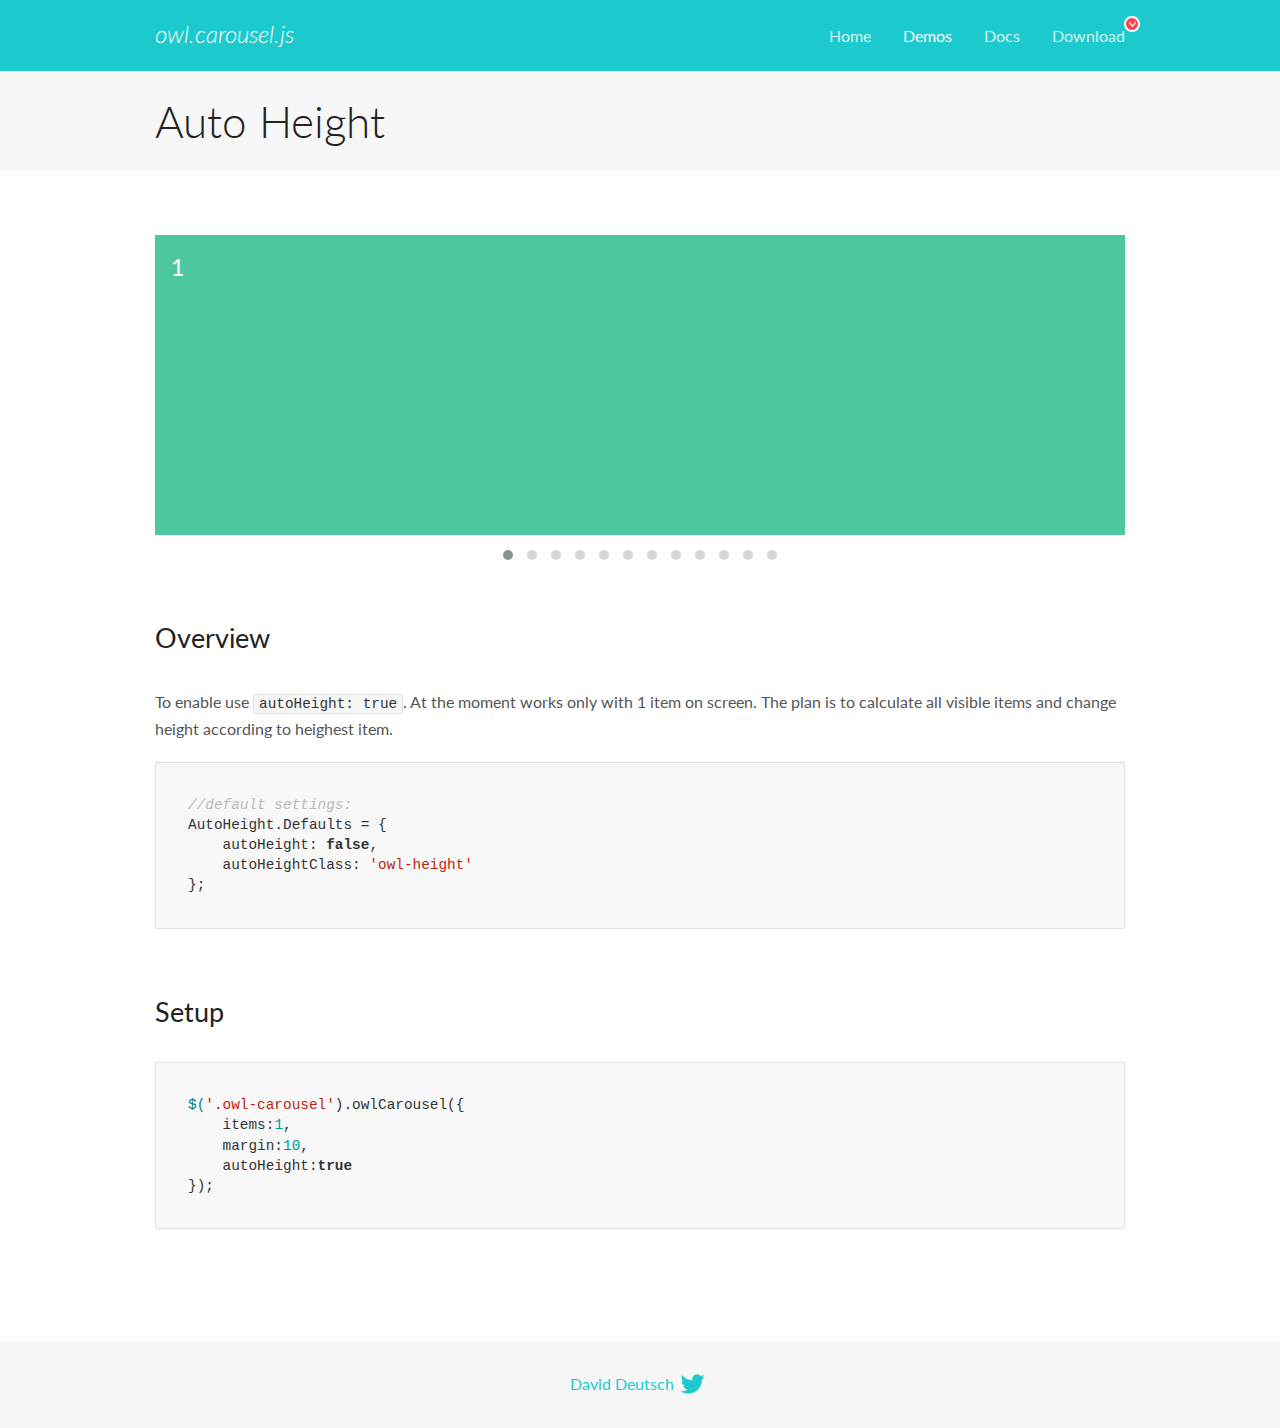
<file: OwlCarousel2-2.2.0/docs/demos/autoheight.html>
<!DOCTYPE html>
<html lang="en">
  <head>

    <!-- head -->
    <meta charset="utf-8">
    <meta name="msapplication-tap-highlight" content="no" />
    <meta name="viewport" content="width=device-width, initial-scale=1.0" />
    <meta name="description" content="autoHeight usage demo">
    <meta name="author" content="David Deutsch">
    <title>
      Auto Height Demo | Owl Carousel | 2.2.0
    </title>

    <!-- Stylesheets -->
    <link href='https://fonts.googleapis.com/css?family=Lato:300,400,700,400italic,300italic' rel='stylesheet' type='text/css'>
    <link rel="stylesheet" href="../assets/css/docs.theme.min.css">

    <!-- Owl Stylesheets -->
    <link rel="stylesheet" href="../assets/owlcarousel/assets/owl.carousel.min.css">
    <link rel="stylesheet" href="../assets/owlcarousel/assets/owl.theme.default.min.css">

    <!-- HTML5 shim and Respond.js IE8 support of HTML5 elements and media queries -->

    <!--[if lt IE 9]>
      <script src="https://oss.maxcdn.com/libs/html5shiv/3.7.0/html5shiv.js"></script>
      <script src="https://oss.maxcdn.com/libs/respond.js/1.3.0/respond.min.js"></script>
    <![endif]-->

    <!-- Favicons -->
    <link rel="apple-touch-icon-precomposed" sizes="144x144" href="../assets/ico/apple-touch-icon-144-precomposed.png">
    <link rel="shortcut icon" href="../assets/ico/favicon.png">
    <link rel="shortcut icon" href="favicon.ico">

    <!-- Yeah i know js should not be in header. Its required for demos.-->

    <!-- javascript -->
    <script src="../assets/vendors/jquery.min.js"></script>
    <script src="../assets/owlcarousel/owl.carousel.js"></script>
  </head>
  <body>

    <!-- header -->
    <header class="header">
      <div class="row">
        <div class="large-12 columns">
          <div class="brand left">
            <h3>
              <a href="/OwlCarousel2/">owl.carousel.js</a> 
            </h3>
          </div>
          <a id="toggle-nav" class="right">
            <span></span> <span></span> <span></span> 
          </a> 
          <div class="nav-bar">
            <ul class="clearfix">
              <li> <a href="/OwlCarousel2/index.html">Home</a>  </li>
              <li class="active">
                <a href="/OwlCarousel2/demos/demos.html">Demos</a> 
              </li>
              <li> <a href="/OwlCarousel2/docs/started-welcome.html">Docs</a>  </li>
              <li>
                <a href="/OwlCarousel2/download/owl.carousel.2.2.0.zip">Download</a> 
                <span class="download"></span> 
              </li>
            </ul>
          </div>
        </div>
      </div>
    </header>

    <!-- title -->
    <section class="title">
      <div class="row">
        <div class="large-12 columns">
          <h1>Auto Height</h1>
        </div>
      </div>
    </section>

    <!--  Demos -->
    <section id="demos">
      <div class="row">
        <div class="large-12 columns">
          <div class="owl-carousel owl-theme">
            <div class="item" style="height:300px">
              <h4>1</h4>
            </div>
            <div class="item" style="height:100px">
              <h4>2</h4>
            </div>
            <div class="item" style="height:500px">
              <h4>3</h4>
            </div>
            <div class="item" style="height:250px">
              <h4>4</h4>
            </div>
            <div class="item" style="height:400px">
              <h4>5</h4>
            </div>
            <div class="item" style="height:500px">
              <h4>6</h4>
            </div>
            <div class="item" style="height:600px">
              <h4>7</h4>
            </div>
            <div class="item" style="height:400px">
              <h4>8</h4>
            </div>
            <div class="item" style="height:300px">
              <h4>9</h4>
            </div>
            <div class="item" style="height:350px">
              <h4>10</h4>
            </div>
            <div class="item" style="height:200px">
              <h4>11</h4>
            </div>
            <div class="item" style="height:150px">
              <h4>12</h4>
            </div>
          </div>
          <h3 id="overview">Overview</h3>
          <p>To enable use <code>autoHeight: true</code>. At the moment works only with 1 item on screen. The plan is to calculate all visible items and change height according to heighest item.</p>
          <pre><code>//default settings:
AutoHeight.Defaults = {
    autoHeight: false,
    autoHeightClass: &#39;owl-height&#39;
};</code></pre>
          <h3 id="setup">Setup</h3>
          <pre><code>$(&#39;.owl-carousel&#39;).owlCarousel({
    items:1,
    margin:10,
    autoHeight:true
});</code></pre>
          <script>
            $(document).ready(function() {
              $('.owl-carousel').owlCarousel({
                items: 1,
                margin: 10,
                autoHeight: true
              });
            })
          </script>
        </div>
      </div>
    </section>

    <!-- footer -->
    <footer class="footer">
      <div class="row">
        <div class="large-12 columns">
          <h5>
            <a href="/docs/support-contact.html">David Deutsch</a> 
            <a id="custom-tweet-button" href="https://twitter.com/share?url=http://www.owlcarousel.owlgraphic.com&text=Owl Carousel - This is so awesome! " target="_blank"></a> 
          </h5>
        </div>
      </div>
    </footer>

    <!-- vendors -->
    <script src="../assets/vendors/highlight.js"></script>
    <script src="../assets/js/app.js"></script>
  </body>
</html>
</file>
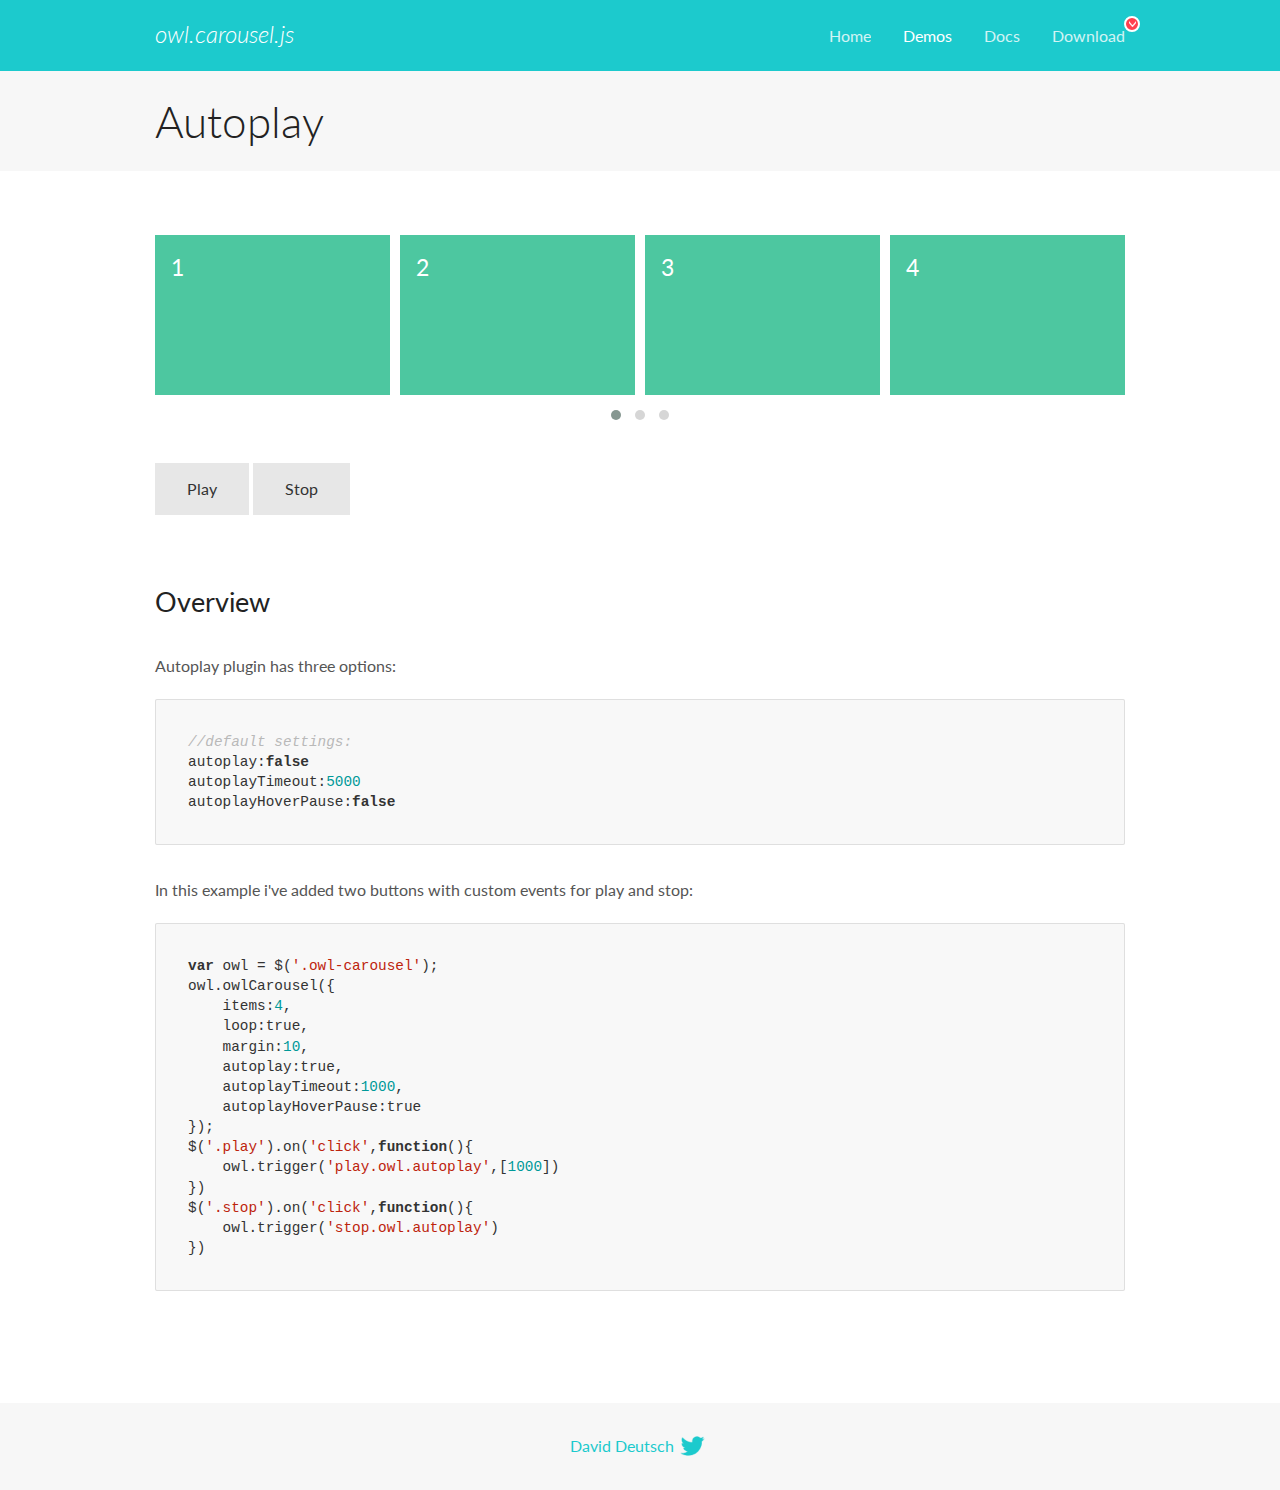
<file: OwlCarousel2-2.2.0/docs/demos/autoplay.html>
<!DOCTYPE html>
<html lang="en">
  <head>

    <!-- head -->
    <meta charset="utf-8">
    <meta name="msapplication-tap-highlight" content="no" />
    <meta name="viewport" content="width=device-width, initial-scale=1.0" />
    <meta name="description" content="Autoplay usage demo">
    <meta name="author" content="David Deutsch">
    <title>
      Autoplay Demo | Owl Carousel | 2.2.0
    </title>

    <!-- Stylesheets -->
    <link href='https://fonts.googleapis.com/css?family=Lato:300,400,700,400italic,300italic' rel='stylesheet' type='text/css'>
    <link rel="stylesheet" href="../assets/css/docs.theme.min.css">

    <!-- Owl Stylesheets -->
    <link rel="stylesheet" href="../assets/owlcarousel/assets/owl.carousel.min.css">
    <link rel="stylesheet" href="../assets/owlcarousel/assets/owl.theme.default.min.css">

    <!-- HTML5 shim and Respond.js IE8 support of HTML5 elements and media queries -->

    <!--[if lt IE 9]>
      <script src="https://oss.maxcdn.com/libs/html5shiv/3.7.0/html5shiv.js"></script>
      <script src="https://oss.maxcdn.com/libs/respond.js/1.3.0/respond.min.js"></script>
    <![endif]-->

    <!-- Favicons -->
    <link rel="apple-touch-icon-precomposed" sizes="144x144" href="../assets/ico/apple-touch-icon-144-precomposed.png">
    <link rel="shortcut icon" href="../assets/ico/favicon.png">
    <link rel="shortcut icon" href="favicon.ico">

    <!-- Yeah i know js should not be in header. Its required for demos.-->

    <!-- javascript -->
    <script src="../assets/vendors/jquery.min.js"></script>
    <script src="../assets/owlcarousel/owl.carousel.js"></script>
  </head>
  <body>

    <!-- header -->
    <header class="header">
      <div class="row">
        <div class="large-12 columns">
          <div class="brand left">
            <h3>
              <a href="/OwlCarousel2/">owl.carousel.js</a> 
            </h3>
          </div>
          <a id="toggle-nav" class="right">
            <span></span> <span></span> <span></span> 
          </a> 
          <div class="nav-bar">
            <ul class="clearfix">
              <li> <a href="/OwlCarousel2/index.html">Home</a>  </li>
              <li class="active">
                <a href="/OwlCarousel2/demos/demos.html">Demos</a> 
              </li>
              <li> <a href="/OwlCarousel2/docs/started-welcome.html">Docs</a>  </li>
              <li>
                <a href="/OwlCarousel2/download/owl.carousel.2.2.0.zip">Download</a> 
                <span class="download"></span> 
              </li>
            </ul>
          </div>
        </div>
      </div>
    </header>

    <!-- title -->
    <section class="title">
      <div class="row">
        <div class="large-12 columns">
          <h1>Autoplay</h1>
        </div>
      </div>
    </section>

    <!--  Demos -->
    <section id="demos">
      <div class="row">
        <div class="large-12 columns">
          <div class="owl-carousel owl-theme">
            <div class="item">
              <h4>1</h4>
            </div>
            <div class="item">
              <h4>2</h4>
            </div>
            <div class="item">
              <h4>3</h4>
            </div>
            <div class="item">
              <h4>4</h4>
            </div>
            <div class="item">
              <h4>5</h4>
            </div>
            <div class="item">
              <h4>6</h4>
            </div>
            <div class="item">
              <h4>7</h4>
            </div>
            <div class="item">
              <h4>8</h4>
            </div>
            <div class="item">
              <h4>9</h4>
            </div>
            <div class="item">
              <h4>10</h4>
            </div>
            <div class="item">
              <h4>11</h4>
            </div>
            <div class="item">
              <h4>12</h4>
            </div>
          </div>
          <a class="button secondary play">Play</a> 
          <a class="button secondary stop">Stop</a> 
          <h3 id="overview">Overview</h3>
          <p>Autoplay plugin has three options:</p>
          <pre><code>//default settings:
autoplay:false
autoplayTimeout:5000
autoplayHoverPause:false</code></pre>
          <p>In this example i&#39;ve added two buttons with custom events for play and stop:</p>
          <pre><code>var owl = $(&#39;.owl-carousel&#39;);
owl.owlCarousel({
    items:4,
    loop:true,
    margin:10,
    autoplay:true,
    autoplayTimeout:1000,
    autoplayHoverPause:true
});
$(&#39;.play&#39;).on(&#39;click&#39;,function(){
    owl.trigger(&#39;play.owl.autoplay&#39;,[1000])
})
$(&#39;.stop&#39;).on(&#39;click&#39;,function(){
    owl.trigger(&#39;stop.owl.autoplay&#39;)
})</code></pre>
          <script>
            $(document).ready(function() {
              var owl = $('.owl-carousel');
              owl.owlCarousel({
                items: 4,
                loop: true,
                margin: 10,
                autoplay: true,
                autoplayTimeout: 1000,
                autoplayHoverPause: true
              });
              $('.play').on('click', function() {
                owl.trigger('play.owl.autoplay', [1000])
              })
              $('.stop').on('click', function() {
                owl.trigger('stop.owl.autoplay')
              })
            })
          </script>
        </div>
      </div>
    </section>

    <!-- footer -->
    <footer class="footer">
      <div class="row">
        <div class="large-12 columns">
          <h5>
            <a href="/docs/support-contact.html">David Deutsch</a> 
            <a id="custom-tweet-button" href="https://twitter.com/share?url=http://www.owlcarousel.owlgraphic.com&text=Owl Carousel - This is so awesome! " target="_blank"></a> 
          </h5>
        </div>
      </div>
    </footer>

    <!-- vendors -->
    <script src="../assets/vendors/highlight.js"></script>
    <script src="../assets/js/app.js"></script>
  </body>
</html>
</file>
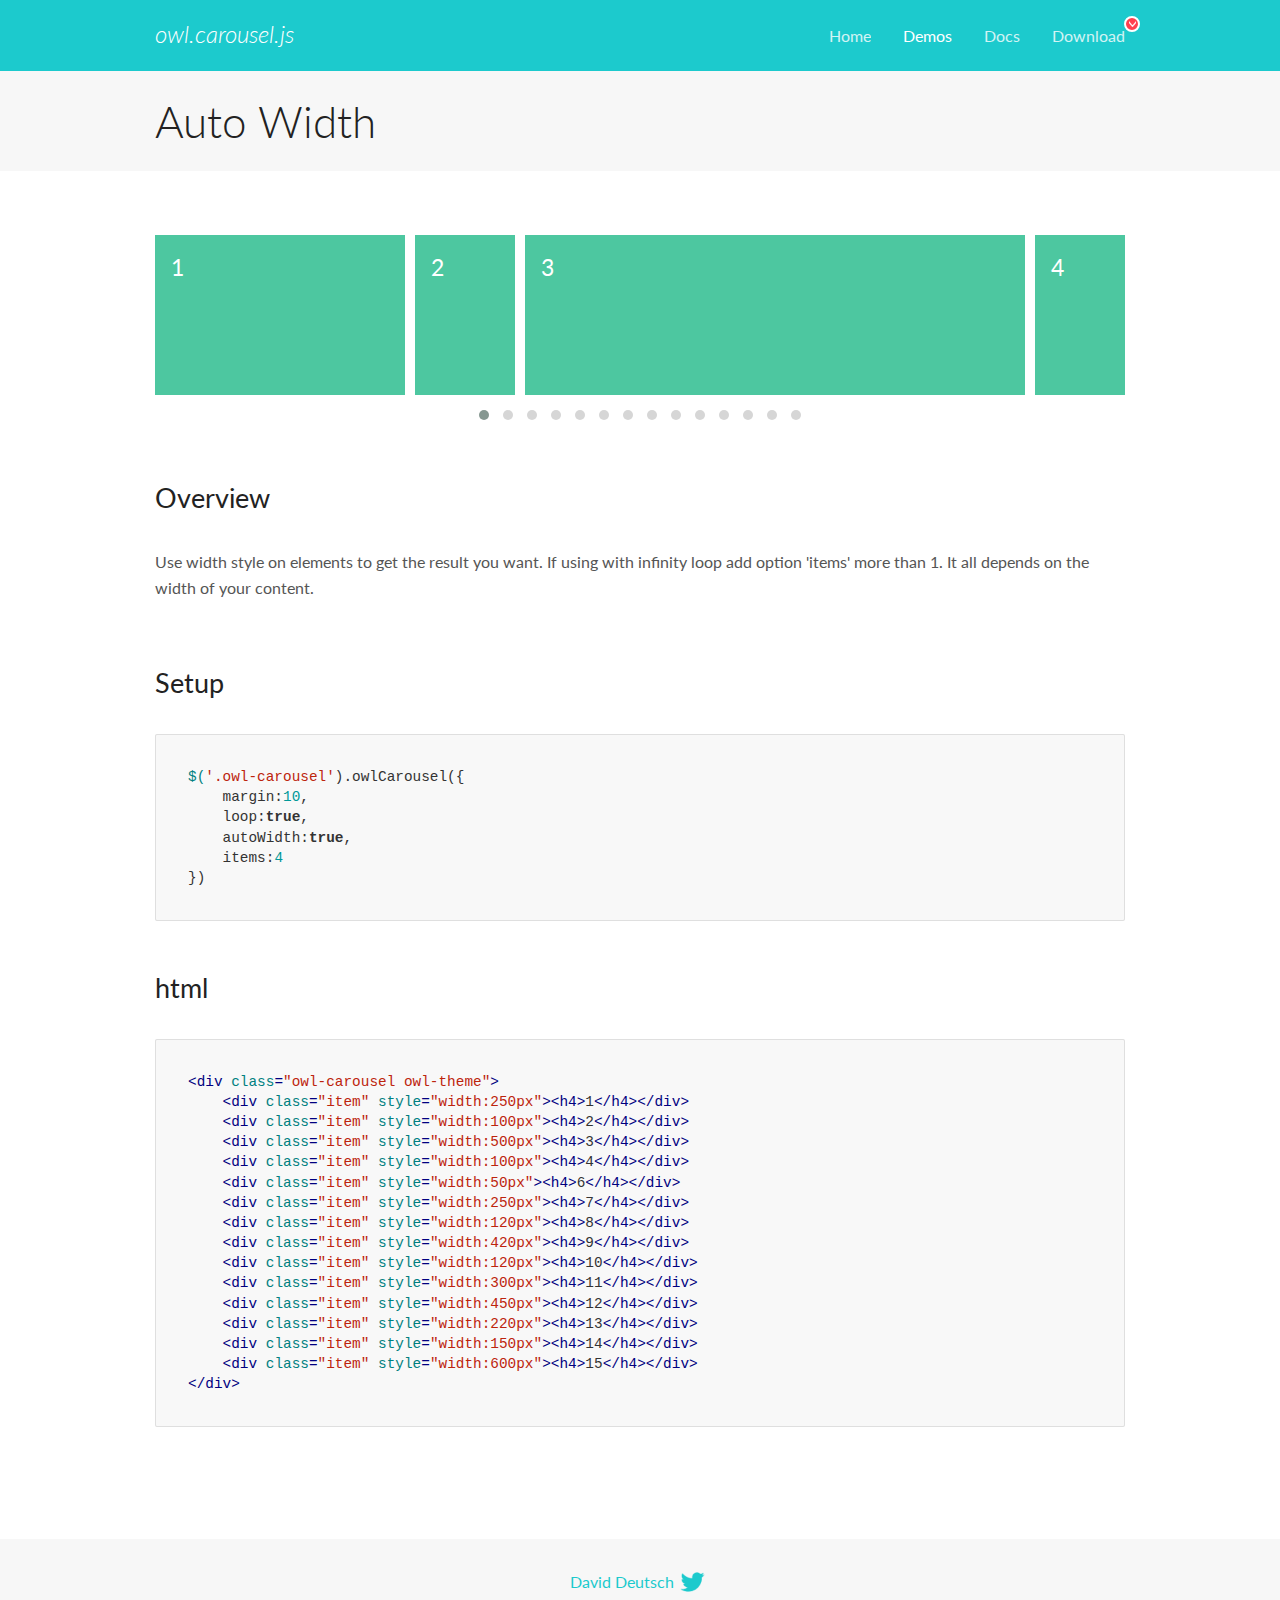
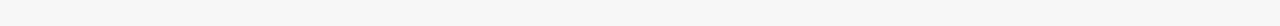
<file: OwlCarousel2-2.2.0/docs/demos/autowidth.html>
<!DOCTYPE html>
<html lang="en">
  <head>

    <!-- head -->
    <meta charset="utf-8">
    <meta name="msapplication-tap-highlight" content="no" />
    <meta name="viewport" content="width=device-width, initial-scale=1.0" />
    <meta name="description" content="Auto Width">
    <meta name="author" content="David Deutsch">
    <title>
      Auto Width Demo | Owl Carousel | 2.2.0
    </title>

    <!-- Stylesheets -->
    <link href='https://fonts.googleapis.com/css?family=Lato:300,400,700,400italic,300italic' rel='stylesheet' type='text/css'>
    <link rel="stylesheet" href="../assets/css/docs.theme.min.css">

    <!-- Owl Stylesheets -->
    <link rel="stylesheet" href="../assets/owlcarousel/assets/owl.carousel.min.css">
    <link rel="stylesheet" href="../assets/owlcarousel/assets/owl.theme.default.min.css">

    <!-- HTML5 shim and Respond.js IE8 support of HTML5 elements and media queries -->

    <!--[if lt IE 9]>
      <script src="https://oss.maxcdn.com/libs/html5shiv/3.7.0/html5shiv.js"></script>
      <script src="https://oss.maxcdn.com/libs/respond.js/1.3.0/respond.min.js"></script>
    <![endif]-->

    <!-- Favicons -->
    <link rel="apple-touch-icon-precomposed" sizes="144x144" href="../assets/ico/apple-touch-icon-144-precomposed.png">
    <link rel="shortcut icon" href="../assets/ico/favicon.png">
    <link rel="shortcut icon" href="favicon.ico">

    <!-- Yeah i know js should not be in header. Its required for demos.-->

    <!-- javascript -->
    <script src="../assets/vendors/jquery.min.js"></script>
    <script src="../assets/owlcarousel/owl.carousel.js"></script>
  </head>
  <body>

    <!-- header -->
    <header class="header">
      <div class="row">
        <div class="large-12 columns">
          <div class="brand left">
            <h3>
              <a href="/OwlCarousel2/">owl.carousel.js</a> 
            </h3>
          </div>
          <a id="toggle-nav" class="right">
            <span></span> <span></span> <span></span> 
          </a> 
          <div class="nav-bar">
            <ul class="clearfix">
              <li> <a href="/OwlCarousel2/index.html">Home</a>  </li>
              <li class="active">
                <a href="/OwlCarousel2/demos/demos.html">Demos</a> 
              </li>
              <li> <a href="/OwlCarousel2/docs/started-welcome.html">Docs</a>  </li>
              <li>
                <a href="/OwlCarousel2/download/owl.carousel.2.2.0.zip">Download</a> 
                <span class="download"></span> 
              </li>
            </ul>
          </div>
        </div>
      </div>
    </header>

    <!-- title -->
    <section class="title">
      <div class="row">
        <div class="large-12 columns">
          <h1>Auto Width</h1>
        </div>
      </div>
    </section>

    <!--  Demos -->
    <section id="demos">
      <div class="row">
        <div class="large-12 columns">
          <div class="owl-carousel owl-theme">
            <div class="item" style="width:250px">
              <h4>1</h4>
            </div>
            <div class="item" style="width:100px">
              <h4>2</h4>
            </div>
            <div class="item" style="width:500px">
              <h4>3</h4>
            </div>
            <div class="item" style="width:100px">
              <h4>4</h4>
            </div>
            <div class="item" style="width:50px">
              <h4>6</h4>
            </div>
            <div class="item" style="width:250px">
              <h4>7</h4>
            </div>
            <div class="item" style="width:120px">
              <h4>8</h4>
            </div>
            <div class="item" style="width:420px">
              <h4>9</h4>
            </div>
            <div class="item" style="width:120px">
              <h4>10</h4>
            </div>
            <div class="item" style="width:300px">
              <h4>11</h4>
            </div>
            <div class="item" style="width:450px">
              <h4>12</h4>
            </div>
            <div class="item" style="width:220px">
              <h4>13</h4>
            </div>
            <div class="item" style="width:150px">
              <h4>14</h4>
            </div>
            <div class="item" style="width:600px">
              <h4>15</h4>
            </div>
          </div>
          <h3 id="overview">Overview</h3>
          <p>Use width style on elements to get the result you want. If using with infinity loop add option &#39;items&#39; more than 1. It all depends on the width of your content.</p>
          <h3 id="setup">Setup</h3>
          <pre><code>$(&#39;.owl-carousel&#39;).owlCarousel({
    margin:10,
    loop:true,
    autoWidth:true,
    items:4
})</code></pre>
          <h3 id="html">html</h3>
          <pre><code>&lt;div class=&quot;owl-carousel owl-theme&quot;&gt;
    &lt;div class=&quot;item&quot; style=&quot;width:250px&quot;&gt;&lt;h4&gt;1&lt;/h4&gt;&lt;/div&gt;
    &lt;div class=&quot;item&quot; style=&quot;width:100px&quot;&gt;&lt;h4&gt;2&lt;/h4&gt;&lt;/div&gt;
    &lt;div class=&quot;item&quot; style=&quot;width:500px&quot;&gt;&lt;h4&gt;3&lt;/h4&gt;&lt;/div&gt;
    &lt;div class=&quot;item&quot; style=&quot;width:100px&quot;&gt;&lt;h4&gt;4&lt;/h4&gt;&lt;/div&gt;
    &lt;div class=&quot;item&quot; style=&quot;width:50px&quot;&gt;&lt;h4&gt;6&lt;/h4&gt;&lt;/div&gt;
    &lt;div class=&quot;item&quot; style=&quot;width:250px&quot;&gt;&lt;h4&gt;7&lt;/h4&gt;&lt;/div&gt;
    &lt;div class=&quot;item&quot; style=&quot;width:120px&quot;&gt;&lt;h4&gt;8&lt;/h4&gt;&lt;/div&gt;
    &lt;div class=&quot;item&quot; style=&quot;width:420px&quot;&gt;&lt;h4&gt;9&lt;/h4&gt;&lt;/div&gt;
    &lt;div class=&quot;item&quot; style=&quot;width:120px&quot;&gt;&lt;h4&gt;10&lt;/h4&gt;&lt;/div&gt;
    &lt;div class=&quot;item&quot; style=&quot;width:300px&quot;&gt;&lt;h4&gt;11&lt;/h4&gt;&lt;/div&gt;
    &lt;div class=&quot;item&quot; style=&quot;width:450px&quot;&gt;&lt;h4&gt;12&lt;/h4&gt;&lt;/div&gt;
    &lt;div class=&quot;item&quot; style=&quot;width:220px&quot;&gt;&lt;h4&gt;13&lt;/h4&gt;&lt;/div&gt;
    &lt;div class=&quot;item&quot; style=&quot;width:150px&quot;&gt;&lt;h4&gt;14&lt;/h4&gt;&lt;/div&gt;
    &lt;div class=&quot;item&quot; style=&quot;width:600px&quot;&gt;&lt;h4&gt;15&lt;/h4&gt;&lt;/div&gt;
&lt;/div&gt;</code></pre>
          <script>
            $(document).ready(function() {
              $('.owl-carousel').owlCarousel({
                margin: 10,
                loop: true,
                autoWidth: true,
                items: 4
              })
            })
          </script>
        </div>
      </div>
    </section>

    <!-- footer -->
    <footer class="footer">
      <div class="row">
        <div class="large-12 columns">
          <h5>
            <a href="/docs/support-contact.html">David Deutsch</a> 
            <a id="custom-tweet-button" href="https://twitter.com/share?url=http://www.owlcarousel.owlgraphic.com&text=Owl Carousel - This is so awesome! " target="_blank"></a> 
          </h5>
        </div>
      </div>
    </footer>

    <!-- vendors -->
    <script src="../assets/vendors/highlight.js"></script>
    <script src="../assets/js/app.js"></script>
  </body>
</html>
</file>
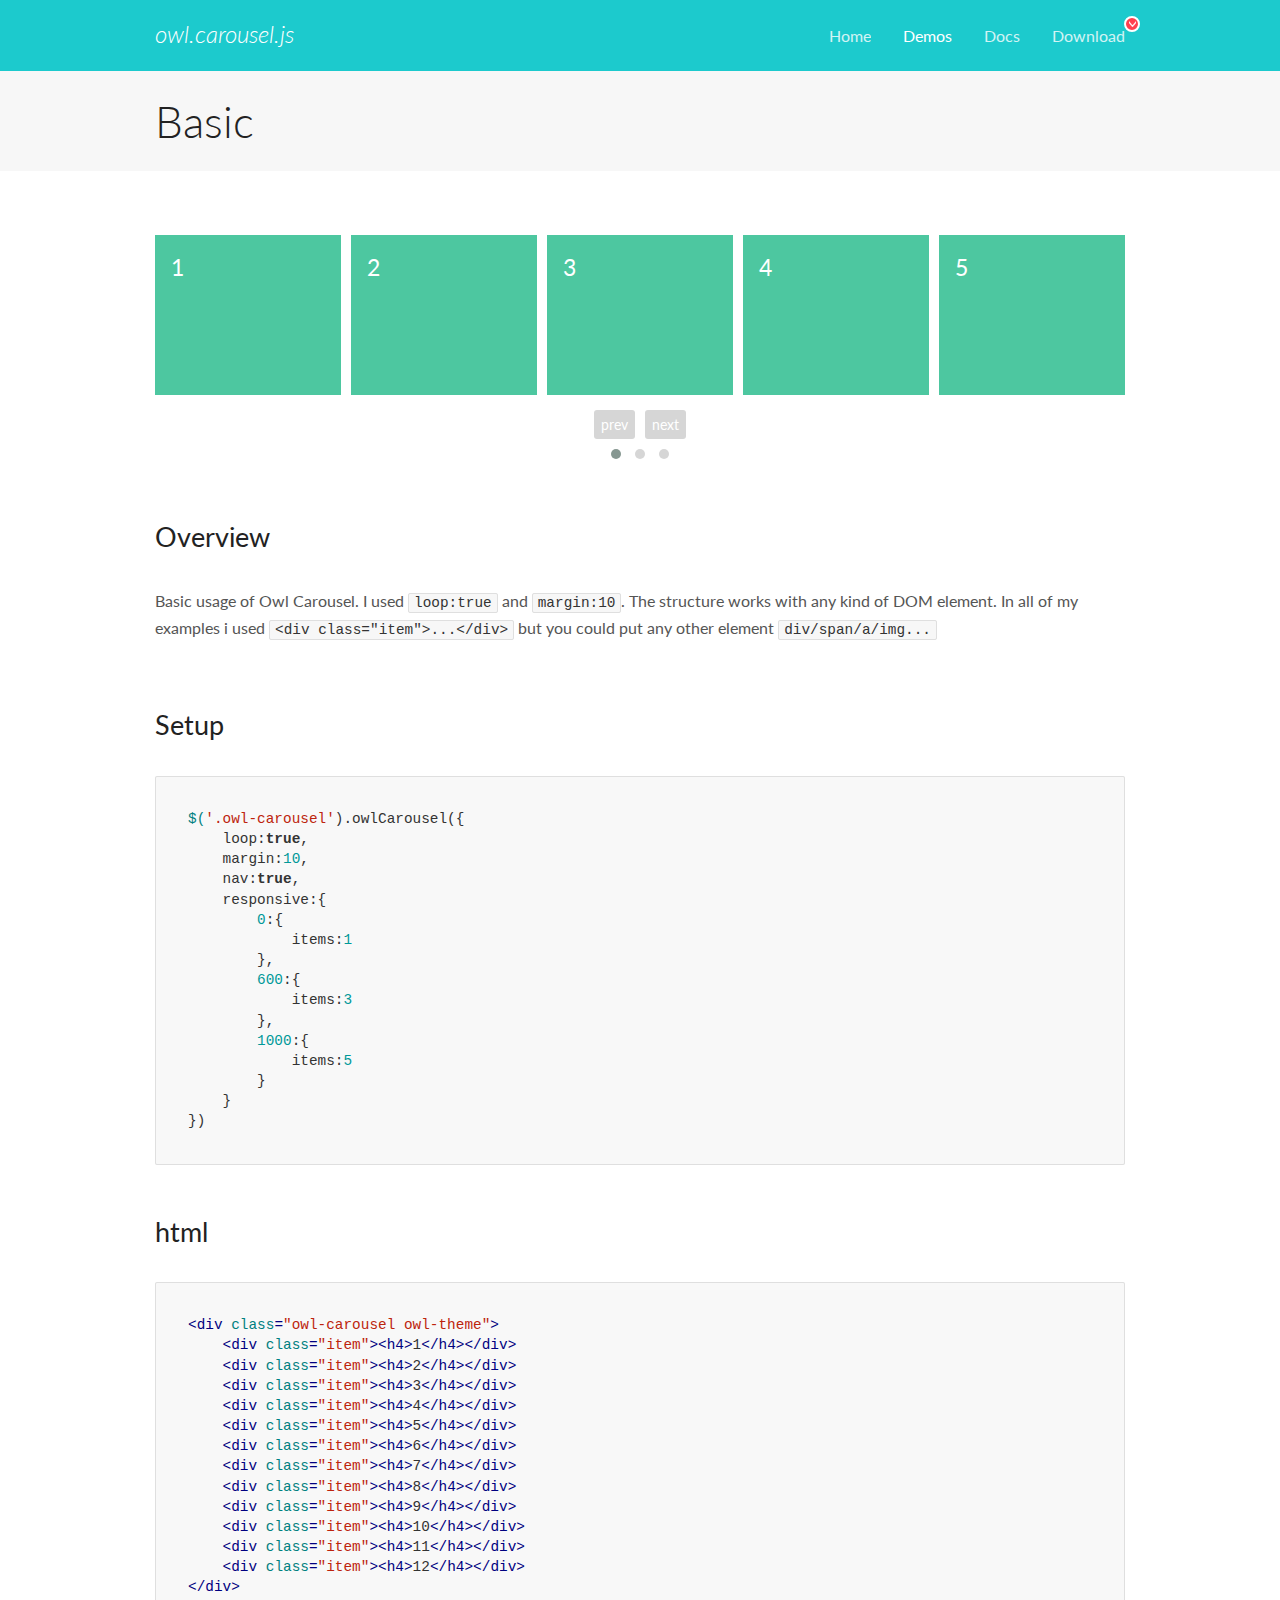
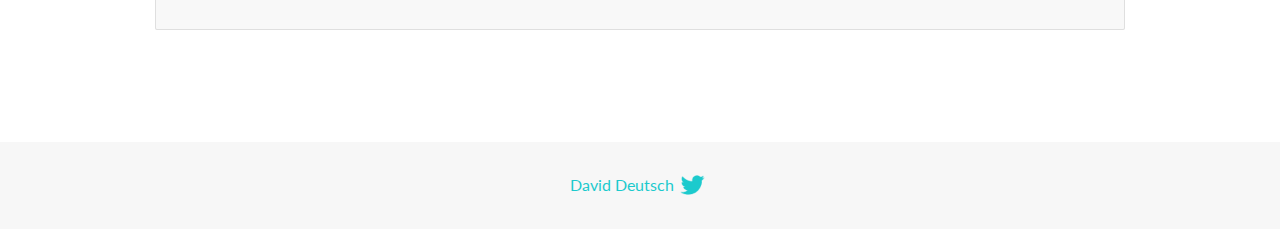
<file: OwlCarousel2-2.2.0/docs/demos/basic.html>
<!DOCTYPE html>
<html lang="en">
  <head>

    <!-- head -->
    <meta charset="utf-8">
    <meta name="msapplication-tap-highlight" content="no" />
    <meta name="viewport" content="width=device-width, initial-scale=1.0" />
    <meta name="description" content="Basic usage demo">
    <meta name="author" content="David Deutsch">
    <title>
      Basic Demo | Owl Carousel | 2.2.0
    </title>

    <!-- Stylesheets -->
    <link href='https://fonts.googleapis.com/css?family=Lato:300,400,700,400italic,300italic' rel='stylesheet' type='text/css'>
    <link rel="stylesheet" href="../assets/css/docs.theme.min.css">

    <!-- Owl Stylesheets -->
    <link rel="stylesheet" href="../assets/owlcarousel/assets/owl.carousel.min.css">
    <link rel="stylesheet" href="../assets/owlcarousel/assets/owl.theme.default.min.css">

    <!-- HTML5 shim and Respond.js IE8 support of HTML5 elements and media queries -->

    <!--[if lt IE 9]>
      <script src="https://oss.maxcdn.com/libs/html5shiv/3.7.0/html5shiv.js"></script>
      <script src="https://oss.maxcdn.com/libs/respond.js/1.3.0/respond.min.js"></script>
    <![endif]-->

    <!-- Favicons -->
    <link rel="apple-touch-icon-precomposed" sizes="144x144" href="../assets/ico/apple-touch-icon-144-precomposed.png">
    <link rel="shortcut icon" href="../assets/ico/favicon.png">
    <link rel="shortcut icon" href="favicon.ico">

    <!-- Yeah i know js should not be in header. Its required for demos.-->

    <!-- javascript -->
    <script src="../assets/vendors/jquery.min.js"></script>
    <script src="../assets/owlcarousel/owl.carousel.js"></script>
  </head>
  <body>

    <!-- header -->
    <header class="header">
      <div class="row">
        <div class="large-12 columns">
          <div class="brand left">
            <h3>
              <a href="/OwlCarousel2/">owl.carousel.js</a> 
            </h3>
          </div>
          <a id="toggle-nav" class="right">
            <span></span> <span></span> <span></span> 
          </a> 
          <div class="nav-bar">
            <ul class="clearfix">
              <li> <a href="/OwlCarousel2/index.html">Home</a>  </li>
              <li class="active">
                <a href="/OwlCarousel2/demos/demos.html">Demos</a> 
              </li>
              <li> <a href="/OwlCarousel2/docs/started-welcome.html">Docs</a>  </li>
              <li>
                <a href="/OwlCarousel2/download/owl.carousel.2.2.0.zip">Download</a> 
                <span class="download"></span> 
              </li>
            </ul>
          </div>
        </div>
      </div>
    </header>

    <!-- title -->
    <section class="title">
      <div class="row">
        <div class="large-12 columns">
          <h1>Basic</h1>
        </div>
      </div>
    </section>

    <!--  Demos -->
    <section id="demos">
      <div class="row">
        <div class="large-12 columns">
          <div class="owl-carousel owl-theme">
            <div class="item">
              <h4>1</h4>
            </div>
            <div class="item">
              <h4>2</h4>
            </div>
            <div class="item">
              <h4>3</h4>
            </div>
            <div class="item">
              <h4>4</h4>
            </div>
            <div class="item">
              <h4>5</h4>
            </div>
            <div class="item">
              <h4>6</h4>
            </div>
            <div class="item">
              <h4>7</h4>
            </div>
            <div class="item">
              <h4>8</h4>
            </div>
            <div class="item">
              <h4>9</h4>
            </div>
            <div class="item">
              <h4>10</h4>
            </div>
            <div class="item">
              <h4>11</h4>
            </div>
            <div class="item">
              <h4>12</h4>
            </div>
          </div>
          <h3 id="overview">Overview</h3>
          <p>Basic usage of Owl Carousel. I used <code>loop:true</code> and <code>margin:10</code>. The structure works with any kind of DOM element. In all of my examples i used <code>&lt;div class=&quot;item&quot;&gt;...&lt;/div&gt;</code> but you could
            put any other element <code>div/span/a/img...</code></p>
          <h3 id="setup">Setup</h3>
          <pre><code>$(&#39;.owl-carousel&#39;).owlCarousel({
    loop:true,
    margin:10,
    nav:true,
    responsive:{
        0:{
            items:1
        },
        600:{
            items:3
        },
        1000:{
            items:5
        }
    }
})</code></pre>
          <h3 id="html">html</h3>
          <pre><code>&lt;div class=&quot;owl-carousel owl-theme&quot;&gt;
    &lt;div class=&quot;item&quot;&gt;&lt;h4&gt;1&lt;/h4&gt;&lt;/div&gt;
    &lt;div class=&quot;item&quot;&gt;&lt;h4&gt;2&lt;/h4&gt;&lt;/div&gt;
    &lt;div class=&quot;item&quot;&gt;&lt;h4&gt;3&lt;/h4&gt;&lt;/div&gt;
    &lt;div class=&quot;item&quot;&gt;&lt;h4&gt;4&lt;/h4&gt;&lt;/div&gt;
    &lt;div class=&quot;item&quot;&gt;&lt;h4&gt;5&lt;/h4&gt;&lt;/div&gt;
    &lt;div class=&quot;item&quot;&gt;&lt;h4&gt;6&lt;/h4&gt;&lt;/div&gt;
    &lt;div class=&quot;item&quot;&gt;&lt;h4&gt;7&lt;/h4&gt;&lt;/div&gt;
    &lt;div class=&quot;item&quot;&gt;&lt;h4&gt;8&lt;/h4&gt;&lt;/div&gt;
    &lt;div class=&quot;item&quot;&gt;&lt;h4&gt;9&lt;/h4&gt;&lt;/div&gt;
    &lt;div class=&quot;item&quot;&gt;&lt;h4&gt;10&lt;/h4&gt;&lt;/div&gt;
    &lt;div class=&quot;item&quot;&gt;&lt;h4&gt;11&lt;/h4&gt;&lt;/div&gt;
    &lt;div class=&quot;item&quot;&gt;&lt;h4&gt;12&lt;/h4&gt;&lt;/div&gt;
&lt;/div&gt;</code></pre>
          <script>
            $(document).ready(function() {
              var owl = $('.owl-carousel');
              owl.owlCarousel({
                margin: 10,
                nav: true,
                loop: true,
                responsive: {
                  0: {
                    items: 1
                  },
                  600: {
                    items: 3
                  },
                  1000: {
                    items: 5
                  }
                }
              })
            })
          </script>
        </div>
      </div>
    </section>

    <!-- footer -->
    <footer class="footer">
      <div class="row">
        <div class="large-12 columns">
          <h5>
            <a href="/docs/support-contact.html">David Deutsch</a> 
            <a id="custom-tweet-button" href="https://twitter.com/share?url=http://www.owlcarousel.owlgraphic.com&text=Owl Carousel - This is so awesome! " target="_blank"></a> 
          </h5>
        </div>
      </div>
    </footer>

    <!-- vendors -->
    <script src="../assets/vendors/highlight.js"></script>
    <script src="../assets/js/app.js"></script>
  </body>
</html>
</file>
<file: css/main.css>
/*
Title: Main CSS File
Theme Name: Wedding
Author Name: FairyTheme
Author URI: http://themeforest.net/user/fairytheme
Website:
-------------------------------------------------------------*/
/*
Table of Contents:
------------------
1. Fonts
2. Basic Styling
3. Sections
	3.1. Navigation
	3.2. Main section
	3.3. About us
	3.4. Countdown
	3.5. Love story
	3.6. Events
	3.7. Bridesmaid and Groomsman
	3.8. Gallery
	3.9. Gallery Page
	3.10. Form
	3.11. Location
	3.12. Map
	3.13. Footer
4. Theme flowers
5. Theme color
----------------------------------*/
/* 1.Fonts
-------------------------------------------------------------- */
@font-face {
	font-family: 'lavanderia';
	src: url("fonts/lavanderia/lavanderia_regular-webfont.eot");
	src: url("fonts/lavanderia/lavanderia_regular-webfont.eot?#iefix") format("embedded-opentype"), url("fonts/lavanderia/lavanderia_regular-webfont.woff2") format("woff2"), url("fonts/lavanderia/lavanderia_regular-webfont.woff") format("woff"), url("fonts/lavanderia/lavanderia_regular-webfont.ttf") format("truetype"), url("fonts/lavanderia/lavanderia_regular-webfont.svg#lavanderia_regularregular") format("svg");
	font-weight: normal;
	font-style: normal;
}
/* 2.Basic Styling
-------------------------------------------------------------- */
html {
	height: 100%;
	overflow-x: hidden;
}
body {
	height: 100%;
	font-size: 16px;
	font-family: "Josefin Sans", sans-serif;
	line-height: 1;
	display: block;
	background: #fff;
	color: #000;
}
h1, h2, h3, h4, h5, h6 {
	line-height: 1;
	margin: 0;
	text-rendering: optimizeLegibility;
}
h1 {
	font-size: 4.375em;
}
h2 {
	font-size: 2em;
	font-family: "Playfair Display", serif;
	margin: 0 0 20px;
	text-transform: uppercase;
}
h3 {
	font-size: 1.5em;
}
h4 {
	font-size: 1.125em;
}
h5 {
	font-size: 0.875em;
}
h6 {
	font-size: 0.75em;
}
p {
	margin: 0;
	font-size: 1em;
	line-height: 1.5;
}
input {
	font-size: 1em;
}
small {
	font-size: 0.75em;
}
ol, ul {
	list-style: none;
}
section {
	padding: 40px 0;
}
@media screen and (max-width: 767px) {
	.indent-bottom-sm {
		margin-bottom: 40px;
	}
}
/* Social icons */
.theme-color .social-icons i.fa {
	color: #fff;
	border-color: #fff;
}
.social-icons {
	padding: 0;
	margin: 20px 0 0;
}
.social-icons > li {
	display: inline-block;
}
.social-icons > li i.fa {
	color: #BCBCB9;
	background: none;
	transition: all 0.5s;
	width: 1.5em;
	height: 1.5em;
	line-height: 1.5em;
	margin: 0 3px;
}
.social-icons > li i.fa:hover {
	color: #fff;
	transition: all 0.5s;
}
.social-icons.si-square i.fa {
	border: 1px solid #BCBCB9;
}
.social-icons.si-square-o i.fa {
	border: 1px solid #BCBCB9;
	border-radius: 0.3125em;
}
.social-icons.si-circle i.fa {
	border: 1px solid #BCBCB9;
	border-radius: 1.5em;
	width: 2em;
	height: 2em;
	line-height: 2em;
}
.social-icons.si-pink.si-border-none i.fa {
	border: none;
}
.social-icons.si-pink.si-border-none i.fa:hover {
	border: none;
	background: none;
	color: #d75166;
}
.social-icons.si-pink i.fa:hover {
	background: #d75166;
	border-color: #d75166;
}
.social-icons.si-orange.si-border-none i.fa {
	border: none;
}
.social-icons.si-orange.si-border-none i.fa:hover {
	border: none;
	background: none;
	color: #fc7910;
}
.social-icons.si-orange i.fa:hover {
	background: #fc7910;
	border-color: #fc7910;
}
.social-icons.si-blue.si-border-none i.fa {
	border: none;
}
.social-icons.si-blue.si-border-none i.fa:hover {
	border: none;
	background: none;
	color: #6fc7b6;
}
.social-icons.si-blue i.fa:hover {
	background: #6fc7b6;
	border-color: #6fc7b6;
}
/* Colors */
.pink-color {
	background: #b9b769 !important;
}
.blue-color {
	background: #6fc7b6 !important;
}
/* Loader */
.loader {
	height: 100%;
	width: 100%;
	position: fixed;
	z-index: 99999;
	top: 0;
	background: #fff;
}
.icon {
	display: block;
	overflow: hidden;
	margin: 0 auto;
	position: absolute;
	left: 50%;
	margin-left: -70px;
	top: 50%;
	margin-top: -34px;
}
svg #shadow {
	-webkit-transform: scale(1);
	-ms-transform: scale(1);
	transform: scale(1);
	-webkit-transform-origin: center center;
	-ms-transform-origin: center center;
	transform-origin: center center;
	-webkit-animation: object 1.2s linear infinite;
	animation: object 1.2s linear infinite;
	fill: #c01f3a;
}
svg #heart {
	fill: white;
	-webkit-transform: scale(1);
	-ms-transform: scale(1);
	transform: scale(1);
	-webkit-transform-origin: center center;
	-ms-transform-origin: center center;
	transform-origin: center center;
	-webkit-animation: object 1.2s linear infinite;
	animation: object 1.2s linear infinite;
}
/* Mixins */
/* Animations */
@-webkit-keyframes object {
	0% {
		-webkit-transform: scale(1);
		transform: scale(1);
	}
	14% {
		-webkit-transform: scale(1.3);
		transform: scale(1.3);
	}
	28% {
		-webkit-transform: scale(1);
		transform: scale(1);
	}
	42% {
		-webkit-transform: scale(1.3);
		transform: scale(1.3);
	}
	70% {
		-webkit-transform: scale(1);
		transform: scale(1);
	}
}
@keyframes object {
	0% {
		-webkit-transform: scale(1);
		transform: scale(1);
	}
	14% {
		-webkit-transform: scale(1.3);
		transform: scale(1.3);
	}
	28% {
		-webkit-transform: scale(1);
		transform: scale(1);
	}
	42% {
		-webkit-transform: scale(1.3);
		transform: scale(1.3);
	}
	70% {
		-webkit-transform: scale(1);
		transform: scale(1);
	}
}
/* 3. Sections
-------------------------------------------------------------- */
/* -3.1. Navigation
-------------------------------------------------------------- */
nav.navbar.navbar-default {
	background: none;
	border: none;
	border-radius: 0;
	padding: 8px 0;
	position: absolute;
	top: 0;
	width: 100%;
	z-index: 999;
}
@media screen and (max-width: 767px) {
	nav.navbar.navbar-default {
		background: #30302f;
	}
}
@media screen and (max-width: 764px) {
	nav.navbar.navbar-default .navbar-collapse {
		border: none;
		margin: 17px auto 0;
		width: 100%;
	}
}
nav.navbar.navbar-default .navbar-toggle {
	border: none;
	padding: 17px;
	margin: 0;
}
nav.navbar.navbar-default .navbar-toggle:focus, nav.navbar.navbar-default .navbar-toggle:hover {
	background: none;
}
nav.navbar.navbar-default .navbar-toggle .icon-bar {
	background-color: #fff;
	width: 30px;
	height: 4px;
	transition: all 0.2s;
}
nav.navbar.navbar-default .navbar-toggle .top-bar {
	-webkit-transform: rotate(45deg);
	-ms-transform: rotate(45deg);
	transform: rotate(45deg);
	-webkit-transform-origin: 10% 10%;
	-ms-transform-origin: 10% 10%;
	transform-origin: 10% 10%;
}
nav.navbar.navbar-default .navbar-toggle .middle-bar {
	opacity: 0;
}
nav.navbar.navbar-default .navbar-toggle .bottom-bar {
	-webkit-transform: rotate(-45deg);
	-ms-transform: rotate(-45deg);
	transform: rotate(-45deg);
	-webkit-transform-origin: 10% 90%;
	-ms-transform-origin: 10% 90%;
	transform-origin: 10% 90%;
}
nav.navbar.navbar-default .navbar-toggle.collapsed .top-bar {
	-webkit-transform: rotate(0);
	-ms-transform: rotate(0);
	transform: rotate(0);
}
nav.navbar.navbar-default .navbar-toggle.collapsed .middle-bar {
	opacity: 1;
}
nav.navbar.navbar-default .navbar-toggle.collapsed .bottom-bar {
	-webkit-transform: rotate(0);
	-ms-transform: rotate(0);
	transform: rotate(0);
}
nav.navbar.navbar-default.clone {
	position: fixed;
	background: #30302f;
	z-index: 999;
	transition: -webkit-transform 0.5s ease 0s;
	transition: transform 0.5s ease 0s;
	transition: transform 0.5s ease 0s, -webkit-transform 0.5s ease 0s;
}
nav.navbar.navbar-default.stick {
	-webkit-transform: translateY(0px);
	-ms-transform: translateY(0px);
	transform: translateY(0px);
}
nav.navbar.navbar-default.unstick {
	-webkit-transform: translateY(-100%);
	-ms-transform: translateY(-100%);
	transform: translateY(-100%);
}
nav.navbar.navbar-default:before {
	border-width: 2px 0 0 0;
	border-style: dashed;
	border-color: #e4e4d7;
	content: '';
	width: 100%;
}
nav.navbar.navbar-default:after {
	border-width: 0 0 2px 0;
	border-style: dashed;
	border-color: #e4e4d7;
	content: '';
	width: 100%;
}
.navbar-default .navbar-nav > li > a {
	color: #fff;
	font-size: 1.125em;
	font-weight: 400;
	line-height: 1.25em;
	padding: 17px 0;
	margin-right: 45px;
	position: relative;
}
@media screen and (max-width: 992px) {
	.navbar-default .navbar-nav > li > a {
		margin-right: 25px;
	}
}
@media screen and (max-width: 767px) {
	.navbar-default .navbar-nav > li > a {
		margin: 0 auto;
		text-align: center;
		width: 100%;
		border: none;
	}
}
.navbar-default .navbar-nav > li > a:hover, .navbar-default .navbar-nav > li > a:focus {
	color: #fff;
}
/*.navbar-default .navbar-nav > li > a:hover:after {
	content: "";
	display: block;
	position: absolute;
	background: url(../img/heart-sm.png) no-repeat;
	width: 10px;
	height: 9px;
	top: 7px;
	left: 50%;
	margin-left: -5px;
}*/
.navbar-default .navbar-nav > li:last-child > a {
	margin-right: 0;
}
nav.navbar.navbar-default.pink-color .navbar-nav {
	width: 100%;
	text-align: center;
}
nav.navbar.navbar-default.pink-color .navbar-nav li {
	float: none;
}
/*nav.navbar.navbar-default.pink-color .navbar-nav li:after {
	content: "";
	display: block;
	position: absolute;
	background-color: #fb8b8e;
	width: 1px;
	height: 30px;
	top: 14px;
	right: 0;
}*/
@media screen and (max-width: 767px) {
	nav.navbar.navbar-default.pink-color .navbar-nav li:after {
		background: none;
	}
}
nav.navbar.navbar-default.pink-color .navbar-nav li:last-child:after {
	background: none;
}
@media screen and (min-width: 767px) {
	nav.navbar.navbar-default.pink-color .navbar-nav li {
		display: inline-block;
	}
}
nav.navbar.navbar-default.pink-color .navbar-nav li a {
	border: none;
	padding-left: 12px;
	padding-right: 12px;
	box-sizing: content-box;
	margin: 0;
	padding-top: 5px;
	padding-bottom: 5px;
}
nav.navbar.navbar-default.pink-color .navbar-nav li a:hover:after {
	left: 50%;
	margin-left: -5px;
}
.logo img {
	padding-top: 6px;
}
/* -3.2. Main section
-------------------------------------------------------------- */
.main {
	background: url(../img/carousel/124.JPG) no-repeat;
	background-size: cover;
	width: 100%;
	height: 100%;
	display: block;
	background-position: center center;
	padding: 0;
}
.gallery-page section.main {
	height: 220px;
	position: relative;
	padding: 0;
}
.gallery-page h2 {
	color: #fff;
	padding-top: 150px;
	margin: 0;
}
.gallery-page.theme-color h2 {
	padding-top: 100px;
}
.big-logo {
	width: 290px;
	height: 320px;
	position: absolute;
	top: 50%;
	left: 50%;
	margin-left: -145px;
	margin-top: -160px;
	line-height: 63px;
	color: #fff;
	text-align: center;
}
.big-logo h1 {
	font-size: 5.9375em;
	font-family: lavanderia;
	padding-top: 40px;
	border-bottom: 2px solid #fff;
	padding-bottom: 11px;
	margin-bottom: 10px;
}
.big-logo h2 {
	font-size: 3em;
	position: relative;
	font-family: "Josefin Sans", sans-serif;
	text-transform: capitalize;
}
.big-logo h2:after {
	content: '';
	background: url(../img/decor2.png) no-repeat;
	position: absolute;
	width: 223px;
	height: 42px;
	top: 45px;
	left: 50%;
	margin-left: -112px;
}
.big-logo div {
	font-size: 3em;
	font-family: "Playfair Display", serif;
	-webkit-transform: rotate(-14deg);
	-ms-transform: rotate(-14deg);
	transform: rotate(-14deg);
}
.big-logo div:before {
	content: '';
	background: url(../img/decor1.png) no-repeat;
	position: absolute;
	width: 108px;
	height: 27px;
	top: -6px;
	left: 50%;
	margin-left: -54px;
}
.big-logo div:after {
	content: '';
	background: url(../img/decor1.png) no-repeat;
	position: absolute;
	width: 108px;
	height: 27px;
	top: 45px;
	left: 50%;
	margin-left: -54px;
}
/* -3.3. About us
-------------------------------------------------------------- */
.intro-text {
	margin: 20px auto 70px;
}
.intro-text p {
	padding: 0;
}
.devider {
	width: 110px;
	margin: 0 auto;
}
.devider img {
	width: 100%;
}
.about-us h3 {
	font-family: "Playfair Display", serif;
	font-weight: 400;
	padding-bottom: 30px;
}
.about-us img {
	width: 100%;
	max-width: 372px;
}
.groom-bride {
	padding-bottom: 50px;
}
.groom-bride h3 {
	margin-top: 80px;
	padding-bottom: 6px;
}
@media screen and (max-width: 767px) {
	.groom-bride h3 {
		margin-top: 20px;
		text-align: center;
	}
}
@media screen and (max-width: 767px) {
	.groom-bride p {
		padding-bottom: 20px;
		text-align: center;
	}
}
/* -3.4. Countdown
-------------------------------------------------------------- */
#timer {
	position: relative;
}
#timer > div.timer-item {
	display: inline-block;
	position: relative;
	margin: 0 7px;
}
@media screen and (max-width: 640px) {
	#timer > div.timer-item {
		display: block;
		margin-bottom: 20px;
	}
}
#timer > div.timer-item:first-child:after {
	content: "";
	background: url(../img/dots.png) no-repeat;
	display: block;
	width: 50px;
	height: 5px;
	position: absolute;
	top: 23px;
	left: -55px;
}
@media screen and (max-width: 640px) {
	#timer > div.timer-item:first-child:after {
		display: none;
	}
}
#timer > div.timer-item:last-child:after {
	content: "";
	background: url(../img/dots.png) no-repeat;
	display: block;
	width: 50px;
	height: 5px;
	position: absolute;
	top: 23px;
	right: -55px;
}
@media screen and (max-width: 640px) {
	#timer > div.timer-item:last-child:after {
		display: none;
	}
}
#timer .smalltext {
	color: #646465;
	font-size: 1em;
	line-height: 1.25em;
	padding-top: 10px;
}
.digit span {
	border-width: 1.49px;
	border-style: solid;
	border-color: #2d2d31;
	color: #484846;
	width: 52px;
	height: 52px;
	display: inline-block;
	border-radius: 52px;
	margin: 0 3px;
	font-size: 2.125em;
	line-height: 1.5em;
}
/* -3.5. Love story
-------------------------------------------------------------- */
.love-story {
	background-color: #f8f8f7;
}
.love-story h2 {
	font-family: "Playfair Display", serif;
	font-size: 1.875em;
	margin-bottom: 40px;
}
.love-story h2 img {
	vertical-align: baseline;
}
.love-story h3 {
	font-family: "lavanderia";
	font-size: 1.875em;
	padding-bottom: 30px;
}
.love-story p {
	color: #484846;
}
.love-story span {
	font-family: "Amatic SC", cursive;
	color: #d75166;
	font-weight: 700;
}
/* -3.6. Events
-------------------------------------------------------------- */
.events img {
	width: 100%;
	max-width: 108px;
}
.events .ev-icon {
	height: 0;
	width: 79%;
	max-width: 160px;
	margin: 0 auto;
	padding: 38%;
	background: rgba(250, 250, 250, 0.35);
	color: #FF6569;
	border-radius: 160px;
	border: 2px solid #4c4d4d;
}
.events .ev-icon:hover {
	background: none;
	color: #4c4d4d;
	border-style: dotted;
}
@media screen and (max-width: 640px) {
	.events .ev-icon:hover {
		border: none;
	}
}
@media screen and (max-width: 640px) {
	.events .ev-icon {
		border: none;
	}
}
@media screen and (min-width: 994px) {
	.events .ev-icon {
		max-width: 124px;
		padding: 28%;
	}
}
.events .fa {
	margin-top: -1em;
	margin-left: -.5em;
}
.timeline {
	border-width: 2px 0 0 0;
	border-style: solid;
	border-color: #575757;
	list-style: none;
	padding: 0;
	margin-top: 30px;
}
.timeline li {
	float: left;
	width: 25%;
	padding-top: 30px;
	position: relative;
}
.timeline li:before {
	content: "";
	display: block;
	position: absolute;
	width: 5px;
	height: 11px;
	background: url(../img/time-dash.png) no-repeat;
	top: -7px;
	left: 50%;
}
.timeline li span {
	display: block;
	width: 100%;
	text-align: center;
	position: absolute;
	top: -34px;
	font-size: 1em;
}
.ev-title {
	font-size: 1em;
	padding-top: 13px;
}
/* -3.7. Bridesmaid and Groomsman
-------------------------------------------------------------- */
.people {
	overflow-x: hidden;
}
.people h3.name {
	font-family: "Playfair Display", serif;
	margin-bottom: 30px;
}
.people .col-sm-6:first-child {
	margin-bottom: 60px;
}
@media screen and (min-width: 767px) {
	.people .col-sm-6:first-child {
		margin-bottom: 0;
	}
}
.people .photo-wrap {
	display: inline-block;
	vertical-align: top;
	zoom: 1;
	/* Fix for IE7 */
	*display: inline;
	/* Fix for IE7 */
	position: relative;
	margin-bottom: 50px;
}
.people .bridesmaid-photo, .people .groomsman-photo {
	display: inline-block;
	position: relative;
	z-index: 99;
}
.people .bridesmaid-photo-flowers {
	background: url(../img/bridesmaid-flowers.png) no-repeat;
	position: absolute;
	width: 420px;
	height: 294px;
	top: -17px;
	left: -150px;
	z-index: 9;
}
@media screen and (max-width: 992px) {
	.people .bridesmaid-photo-flowers {
		background: none;
	}
}
@media screen and (max-width: 767px) {
	.people .bridesmaid-photo-flowers {
		background: url(../img/bridesmaid-flowers.png) no-repeat;
	}
}
.people .groomsman-photo-flowers {
	background: url(../img/groomsman-flowers.png) no-repeat;
	position: absolute;
	width: 440px;
	height: 276px;
	top: -7px;
	left: -62px;
	z-index: 9;
}
@media screen and (max-width: 992px) {
	.people .groomsman-photo-flowers {
		background: none;
	}
}
@media screen and (max-width: 767px) {
	.people .groomsman-photo-flowers {
		background: url(../img/groomsman-flowers.png) no-repeat;
	}
}
/* -3.8. Gallery
-------------------------------------------------------------- */
.gallery span {
	color: #d75166;
}
.owl-carousel {
	padding: 0px 45px 25px;
}
.more-button {
	color: #fff;
	font-size: 1.25em;
	display: block;
	background-color: #eed47a;
	border-radius: 10px;
	width: 130px;
	padding: 10px 0;
	margin: 0 auto 7px;
}
.more-button:hover {
	text-decoration: none;
	color: #000;
}
/* -3.9. Gallery Page
-------------------------------------------------------------- */
.button-group.filters-button-group {
	margin: 20px 0;
}
.button-group.filters-button-group button {
	border: none;
	background: none;
	padding: 13px 0;
}
.button-group.filters-button-group button:focus {
	outline: none;
}
.grid:after {
	content: '';
	display: block;
	clear: both;
}
.grid-item {
	float: left;
	padding: 0;
	border: 2px solid #fff;
}
.grid-item img {
	display: block;
	max-width: 100%;
}
.gallery-page .footer-lines {
	padding: 30px 0;
}
/* -3.10. Form
-------------------------------------------------------------- */
form {
	max-width: 400px;
	margin: 0 auto;
}
select {
	cursor: pointer;
}
select option {
	background: #ffab68;
}
.form-field {
	padding-bottom: 17px;
}
.control-label {
	font-weight: 400;
	font-size: 0.875em;
	padding: 0px 11px 2px !important;
	margin: 0;
}
.form-control {
	border-width: 2px;
	border-style: solid;
	border-color: #7d8080;
	border-radius: 10px;
	font-size: 0.75em;
}
.select-wrap {
	position: relative;
}
.send-button {
	background: url(../img/send-btn.png) no-repeat;
	border: none;
	width: 205px;
	height: 40px;
	margin-top: 34px;
	font-size: 1em;
	padding-bottom: 10px;
	margin-bottom: 7px;
}
.message-success {
	background: url(../img/accept.png) no-repeat;
	width: 464px;
	height: 337px;
	margin-left: -32px;
}
/* -3.11. Location
-------------------------------------------------------------- */
.location h2 {
	position: relative;
	display: inline-block;
}
.location .col-sm-4 {
	position: relative;
	padding-bottom: 20px;
}
.location p {
	font-size: 0.875em;
}
.ev-name {
	font-family: "Playfair Display", serif;
	font-size: 1.125em;
	padding-bottom: 20px;
}
/* -3.12. Map
-------------------------------------------------------------- */
.map .container {
	position: relative;
}
.map .container:before {
	content: "";
	display: block;
	position: absolute;
	background: url(../img/bottom-flower.png);
	width: 151px;
	height: 197px;
	bottom: 0px;
	left: -136px;
	z-index: -1;
}
@media screen and (max-width: 767px) {
	.map .container:before {
		background: none;
		width: 0;
	}
}
.map .container:after {
	content: "";
	display: block;
	position: absolute;
	background: url(../img/bottom-flower.png);
	width: 151px;
	height: 197px;
	bottom: 0px;
	right: -136px;
	-webkit-transform: scale(-1, 1);
	-ms-transform: scale(-1, 1);
	transform: scale(-1, 1);
	z-index: -1;
}
@media screen and (max-width: 767px) {
	.map .container:after {
		background: none;
		width: 0;
	}
}
#map_canvas {
	margin-bottom: -40px;
}
/* -3.13. Footer
-------------------------------------------------------------- */
footer {
	background-color: #30302f;
	padding: 11px 0;
}
footer p {
	text-align: center;
	color: #fff;
}
.footer-lines {
	border-width: 2px 0 2px 0;
	border-style: dashed;
	border-color: #e4e4d7;
	padding: 20px 0 20px;
}
/* 4. Theme flowers
---------------------------------------------------------------*/
.theme-flowers h2 {
	font-family: "Amatic SC", cursive;
	font-weight: 700;
}
.theme-flowers .about-us h2 {
	font-size: 3.125em;
	position: relative;
	padding: 75px 0 33px;
}
.theme-flowers .about-us h2 span {
	font-family: "Playfair Display", serif;
	color: #e55c72;
}
.theme-flowers .about-us h2:after {
	content: "";
	display: block;
	position: absolute;
	background: url(../img/dots.png) repeat-x;
	width: 250px;
	height: 5px;
	bottom: 17px;
	left: 50%;
	margin-left: -125px;
}
.theme-flowers .about-us h3 {
	color: #725856;
	padding-bottom: 20px;
}
.theme-flowers .about-us h3 span {
	color: #e6667a;
}
.theme-flowers .about-us h4 {
	font-family: "lavanderia";
	color: #746b3f;
	font-size: 2.25em;
	display: inline-block;
	position: relative;
}
.theme-flowers .about-us h4:before {
	content: "";
	display: block;
	position: absolute;
	background: url(../img/butterfly.png) no-repeat;
	width: 60px;
	height: 20px;
	top: 6px;
	left: -73px;
}
.theme-flowers .about-us h4:after {
	content: "";
	display: block;
	position: absolute;
	background: url(../img/butterfly.png) no-repeat;
	width: 60px;
	height: 20px;
	top: 6px;
	right: -73px;
	-webkit-transform: scale(-1, 1);
	-ms-transform: scale(-1, 1);
	transform: scale(-1, 1);
}
.theme-flowers .groom-bride {
	padding: 105px 0 0;
	position: relative;
}
.theme-flowers .groom-bride h3 {
	position: relative;
	display: inline-block;
	margin-top: 100%;
}
.theme-flowers .groom-bride h3:after {
	content: "\201c";
	display: block;
	position: absolute;
	font-size: 60px;
	font-family: georgia;
	top: 0;
	left: -24px;
	line-height: 1;
	height: 25px;
}
@media screen and (max-width: 767px) {
	.theme-flowers .groom-bride h3 {
		margin-top: 10px;
	}
}
.theme-flowers .flower-frame-top {
	margin-bottom: -45px;
	position: relative;
}
.theme-flowers .flower-frame-bottom {
	margin-top: -90px;
	position: relative;
}
.theme-flowers .digit span {
	background-color: #a9ddd3;
	border: none;
	line-height: 1.5em;
}
.theme-flowers .love-story {
	margin: 0px auto;
	padding-left: 100px;
	padding-right: 100px;
	background-color: #ffab68;
}
.theme-flowers .love-story h2 {
	color: #fc7910;
}
.theme-flowers .love-story h3, .theme-flowers .love-story p {
	color: #fff;
}
@media screen and (max-width: 640px) {
	.theme-flowers .love-story {
		padding-left: 40px;
		padding-right: 40px;
	}
}
.theme-flowers .events .ev-icon {
	border: 2px solid #ffab68;
	color: #B38A37;
}
.theme-flowers .events .ev-icon:hover {
	background: none;
	color: #fc7910;
	border-style: dotted;
}
@media screen and (max-width: 640px) {
	.theme-flowers .events .ev-icon:hover {
		border: none;
	}
}
@media screen and (max-width: 640px) {
	.theme-flowers .events .ev-icon {
		border: none;
	}
}
@media screen and (min-width: 994px) {
	.theme-flowers .events .ev-icon {
		max-width: 124px;
		padding: 28%;
	}
}
.theme-flowers .bridesmaid-groomsman h2:after {
	background: url(../img/orange-dots.png) no-repeat;
}
.theme-flowers .send-button {
	color: #fff;
	background: url(../img/send-btn-br.png) no-repeat;
	text-transform: uppercase;
}
.theme-flowers .location .col-sm-4 {
	position: relative;
	margin-bottom: 52px;
}
.theme-flowers .location .col-sm-4:before {
	content: "";
	display: block;
	position: absolute;
	background: url(../img/semicircle.png) no-repeat;
	width: 91px;
	height: 49px;
	top: -11px;
	left: 50%;
	z-index: -1;
	margin-left: -46px;
}
.theme-flowers .location .col-sm-4:after {
	content: "";
	display: block;
	position: absolute;
	background: url(../img/branch.png) no-repeat;
	width: 65px;
	height: 14px;
	bottom: -22px;
	left: 50%;
	margin-left: -33px;
}
.theme-flowers .ev-name {
	color: #fff;
	padding: 15px;
	font-size: 1em;
}
.theme-flowers footer p {
	color: #ffbbc6;
}
/* 5. Theme color
---------------------------------------------------------------*/
.theme-color {
	/* Theme colors */
}
.theme-color.grey-pink {
	background: #828a95;
}
.theme-color.grey-pink .wrapper {
	background: #f7b6b0;
}
.theme-color.grey-pink .love-story {
	background: #fa6569;
}
.theme-color.yellow-rose {
	background: #eee;
	background-size: 35%;
}
.theme-color.yellow-rose .wrapper {
	background: #4a4948;
}
.theme-color.yellow-rose .love-story {
	background: #b9b769;
}
.theme-color.pink-rose {
	background: url(../img/pattern/roses.jpg) repeat;
	background-size: 35%;
}
.theme-color.pink-rose .wrapper {
	background: #f7a199;
}
.theme-color.pink-rose .love-story {
	background: #fa6569;
}
.theme-color.pale-blue {
	background: url(../img/pattern/hearts.jpg) repeat;
}
.theme-color.pale-blue .wrapper {
	background: #bbd0d5;
}
.theme-color.pale-blue .love-story {
	background: #fa6569;
}
.theme-color.big-hearts {
	background: url(../img/pattern/big-hearts.jpg) repeat;
}
.theme-color.big-hearts .wrapper {
	background: #9dc5cf;
}
.theme-color.big-hearts .love-story {
	background: #fa6569;
}
.theme-color.small-hearts {
	background: url(../img/pattern/small-hearts.jpg) repeat;
}
.theme-color.small-hearts .wrapper {
	background: #9dc5cf;
}
.theme-color.small-hearts .love-story {
	background: #fa6569;
}
.theme-color.pink-blue {
	background: url(../img/pattern/striped.png) repeat;
}
.theme-color.pink-blue .wrapper {
	background: #6fc7b6;
}
.theme-color.pink-blue .love-story {
	background: #fa6569;
}
.theme-color .poster {
	padding: 96px 0;
}
.theme-color h2 {
	font-family: "Amatic SC", cursive;
	color: #f8f8f8;
	font-weight: 700;
}
.theme-color .wrapper {
	margin-top: 80px;
}
.theme-color .navbar.navbar-default {
	z-index: -1;
}
@media screen and (max-width: 767px) {
	.theme-color .navbar.navbar-default {
		z-index: 999;
	}
}
.theme-color .navbar.navbar-default .collapse {
	margin-bottom: 5px;
	padding-top: 10px;
}
.theme-color .navbar.navbar-default.clone {
	z-index: 999;
}
.theme-color .navbar.navbar-default.clone .collapse {
	margin-bottom: 0px;
}
.theme-color .about-us {
	position: relative;
	padding: 0 30px;
}
.theme-color .collage {
	background: url(../img/collage.png) no-repeat;
	display: block;
	width: 364px;
	height: 555px;
	margin: 0 auto;
	position: relative;
	font-size: 39px;
	color: #fff;
	padding-top: 142px;
}
.theme-color .collage > span:nth-child(2) {
	background: url(../img/small-heart.png) no-repeat;
	width: 33px;
	height: 35px;
	font-size: 22px;
	display: inline-block;
	background-position: 0 1px;
	vertical-align: text-bottom;
	padding-top: 3px;
}
.theme-color .collage .wedding-date {
	font-size: 23px;
	background: url(../img/ribbon.png) no-repeat;
	width: 279px;
	height: 62px;
	margin: 300px auto 0;
	padding-top: 9px;
}
.theme-color .groom-bride {
	padding: 0;
}
.theme-color .groom-bride h3 {
	position: relative;
	padding-left: 15px;
	display: inline-block;
	padding-bottom: 20px;
	color: #fff;
}
.theme-color .countdown {
	padding-bottom: 95px;
	color: #fff;
}
.theme-color .digit span {
	background: rgba(250, 250, 250, 0.35);
	border: none;
}
.theme-color #timer > div:first-child:after {
	content: "";
	display: block;
	position: absolute;
	background: url(../img/stroke.png) no-repeat;
	width: 50px;
	height: 5px;
	top: 23px;
	left: -50px;
}
@media screen and (max-width: 640px) {
	.theme-color #timer > div:first-child:after {
		display: none;
	}
}
.theme-color #timer > div:last-child:after {
	content: "";
	display: block;
	position: absolute;
	background: url(../img/stroke.png) no-repeat;
	width: 50px;
	height: 5px;
	top: 23px;
	right: -55px;
}
@media screen and (max-width: 640px) {
	.theme-color #timer > div:last-child:after {
		display: none;
	}
}
.theme-color .love-story {
	padding: 72px 14% 95px;
}
.theme-color .love-story h2 {
	font-family: "Playfair Display", serif;
	color: #ffffff;
}
.theme-color .love-story h3 {
	color: #fff;
}
.theme-color .love-story h3 span {
	color: #bf3a3e;
}
.theme-color .love-story p {
	color: #fff;
	font-size: 18px;
	letter-spacing: 1.5px;
}
.theme-color .events {
	color: #f8f8f7;
	padding-left: 10%;
	padding-right: 10%;
}
.theme-color .events .ev-icon {
	border: 2px solid #fff;
}
.theme-color .events .ev-icon:hover {
	background: none;
	color: #fff;
	border-style: dotted;
}
@media screen and (max-width: 640px) {
	.theme-color .events .ev-icon:hover {
		border: none;
	}
}
@media screen and (max-width: 640px) {
	.theme-color .events .ev-icon {
		border: none;
		background: none;
	}
}
@media screen and (min-width: 994px) {
	.theme-color .events .ev-icon {
		max-width: 124px;
		padding: 28%;
		width: 56%;
	}
}
.theme-color .timeline {
	border-width: 2px 0 0 0;
	border-style: solid;
	border-color: #f8f8f8;
}
.theme-color .timeline li:before {
	background: url(../img/time-dash-w.png) no-repeat;
}
.theme-color .s-icon {
	border-width: 2px;
	border-style: solid;
	border-color: #fff;
	max-width: 108px;
	height: 108px;
	border-radius: 108px;
	margin: 0 auto;
	line-height: 102px;
}
.theme-color .s-icon img {
	max-width: 100%;
	width: auto;
}
.theme-color .bridesmaid-groomsman h2:after {
	background: #f8f8f7;
	height: 2px;
	max-width: 226px;
}
.theme-color .bridesmaid-groomsman h3 {
	color: #fff;
}
.theme-color .bridesmaid-groomsman p {
	color: #fff;
	font-size: 1.125em;
}
.theme-color .icon-glasses {
	padding-top: 67px;
}
@media screen and (max-width: 767px) {
	.theme-color .icon-glasses {
		padding-top: 30px;
		padding-bottom: 30px;
	}
}
.theme-color .gallery p {
	color: #f8f8f7;
}
.theme-color .gallery .owl-carousel {
	padding: 0 0 25px;
}
.theme-color form {
	color: #fff;
}
.theme-color label {
	color: #fefefe;
}
.theme-color input, .theme-color select {
	background-color: rgba(250, 250, 250, 0.35);
	border: none;
}
.theme-color select option {
	background: #e06175;
}
.theme-color .select-wrap:before {
	background-color: #a9ddd3;
}
.theme-color .send-button {
	font-family: aileron;
	color: #fff;
	background: url(../img/send-btn-pink.png) no-repeat;
	text-transform: uppercase;
}
.theme-color .location {
	padding: 96px 0 71px;
}
.theme-color .location h2:before, .theme-color .location h2:after {
	background-color: #f8f8f7;
}
.theme-color .location .col-sm-4 {
	margin-bottom: 50px;
}
.theme-color .location .col-sm-4:before {
	content: "";
	display: block;
	position: absolute;
	background: url(../img/semicircle-2.png) no-repeat;
	width: 91px;
	height: 49px;
	top: -11px;
	left: 50%;
	margin-left: -46px;
}
.theme-color .location .col-sm-4:after {
	content: "";
	display: block;
	position: absolute;
	background: url(../img/heart-sm2.png) no-repeat;
	width: 65px;
	height: 14px;
	bottom: -4px;
	left: 50%;
	margin-left: -8px;
}
.theme-color .location p {
	color: #fff;
}
.theme-color .ev-name {
	font-family: "Amatic SC", cursive;
	color: #090909;
	font-weight: 700;
	font-size: 1.5em;
	position: relative;
	margin-bottom: 20px;
}
.theme-color footer p {
	color: #fff;
}
.theme-color .button-group.filters-button-group button {
	color: #f8f8f8;
}
.mt50{
	margin-top: 50px;
}
.college-founders p{
	color: #ffffff;
}
@media (max-width:767px) {
	.college-head.text-center{
		display: none;
	}
	.navbar-header .mobile-heading{
		padding-top: 10px;
		box-sizing: border-box;
		margin-bottom: 10px;
		padding-left: 15px;
	}
	.theme-color .events{
		padding-left: 0;
		padding-right: 0;
	}
	.theme-color .love-story{
		padding: 72px 9% 95px;
	}
	.theme-color .about-us{
		padding: 0 0;
	}
}
@media (min-width:768px){
	.navbar-header .mobile-heading{
		display: none;
	}
}
</file>
